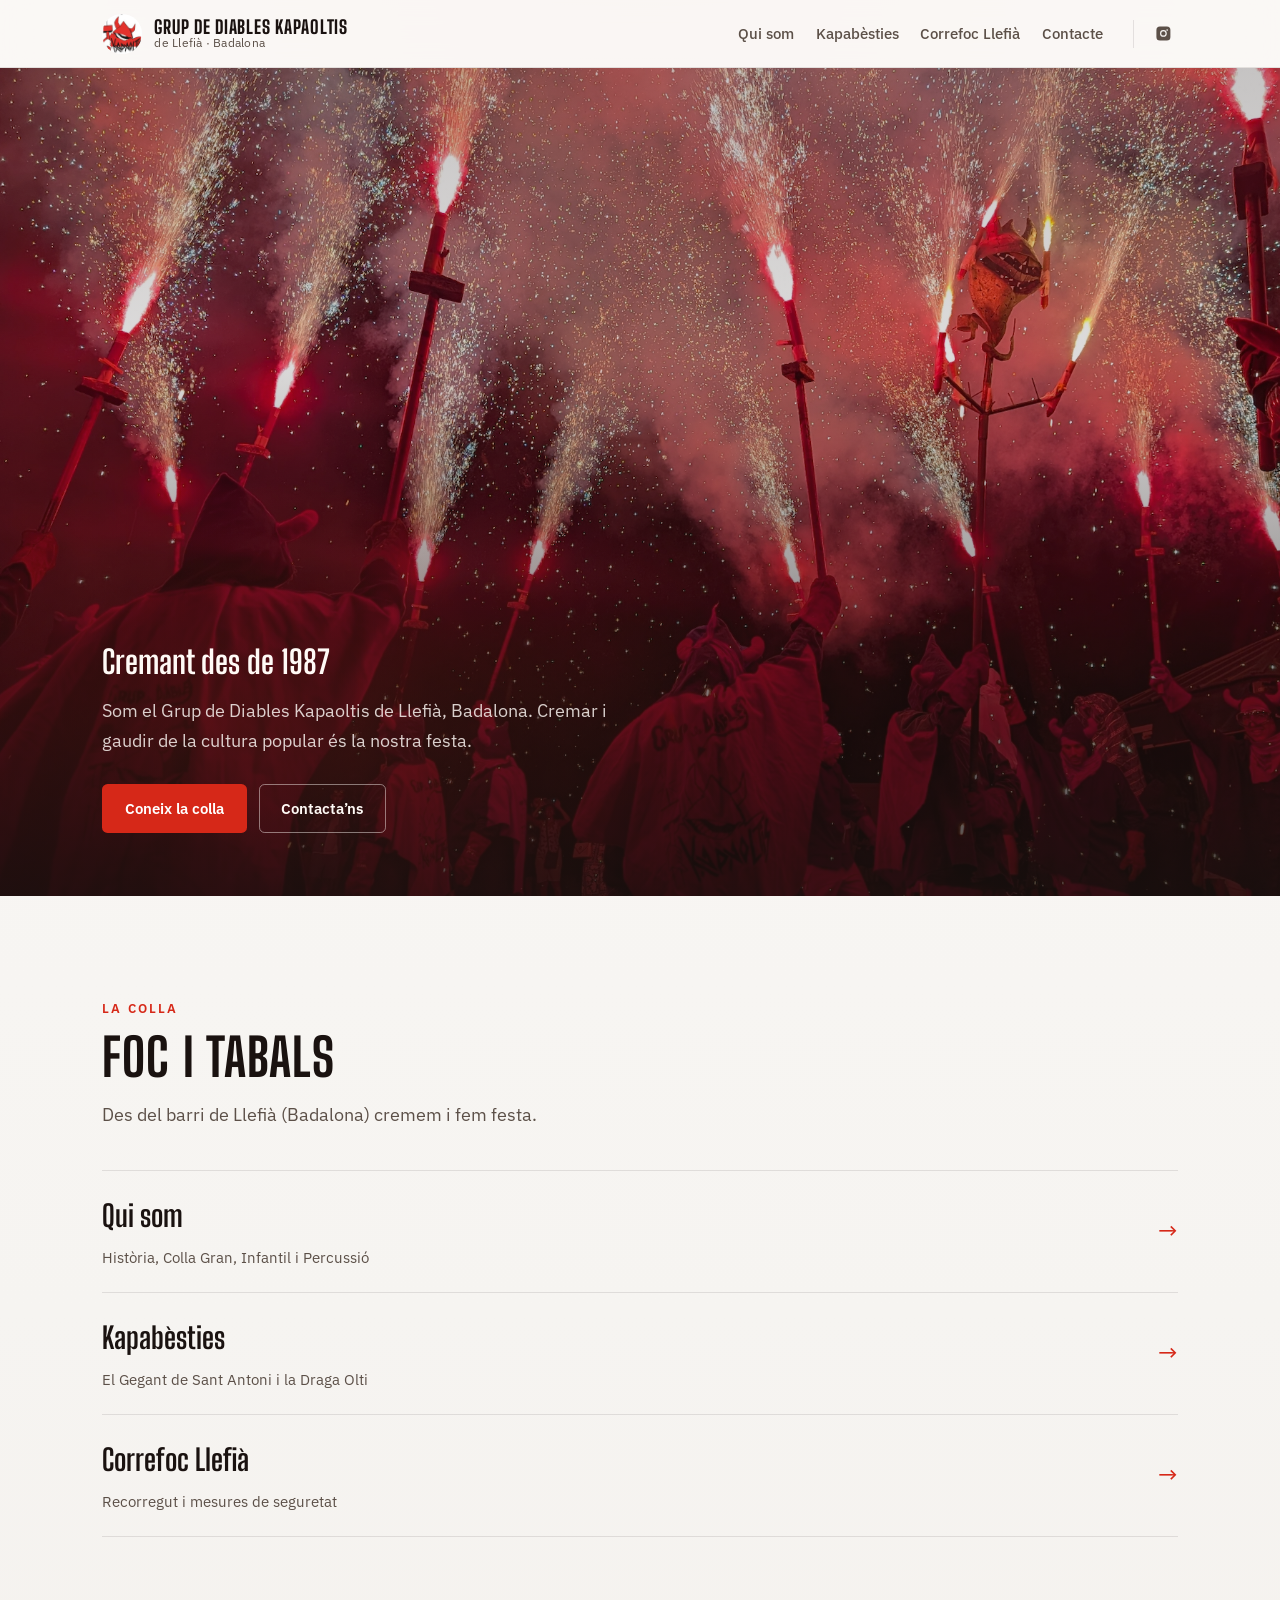
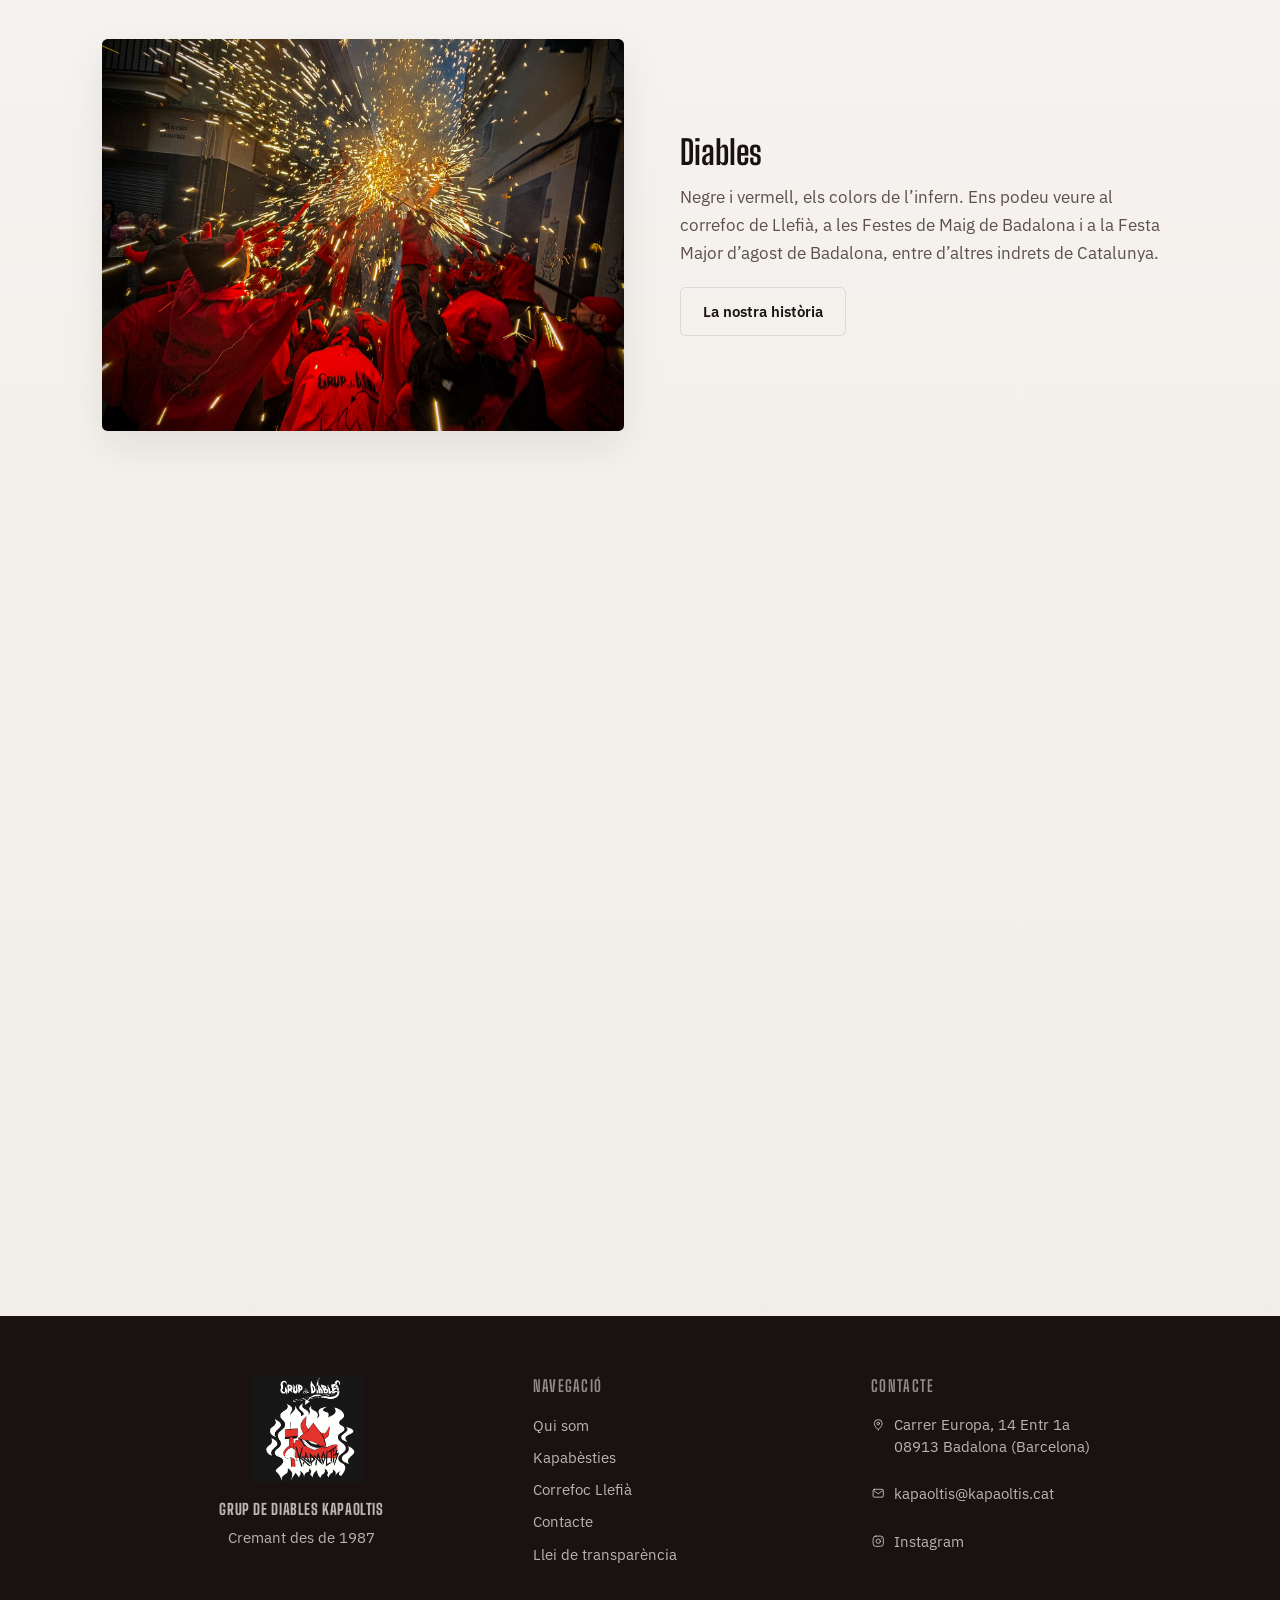
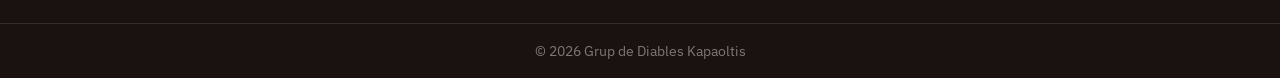
<file: index.html>
<!DOCTYPE html>
<html lang="ca">
<head>
  <meta charset="utf-8">
  <meta name="viewport" content="width=device-width, initial-scale=1">
  <title>Grup de Diables Kapaoltis</title>
  <meta name="description" content="Grup de Diables Kapaoltis de Llefià (Badalona). Entitat de cultura popular dedicada als correfocs, la percussió, la colla infantil i les kapabèsties des de 1987.">
  <meta name="keywords" content="Kapaoltis, diables, correfoc, Llefià, Badalona, cultura popular, percussió">
  <link rel="canonical" href="https://kapaoltis.cat/">
  <meta property="og:type" content="website">
  <meta property="og:locale" content="ca_ES">
  <meta property="og:site_name" content="Diables Kapaoltis">
  <meta property="og:title" content="Grup de Diables Kapaoltis">
  <meta property="og:description" content="Entitat de cultura popular de Llefià (Badalona): correfocs, percussió, colla infantil i kapabèsties des de 1987.">
  <meta property="og:url" content="https://kapaoltis.cat/">
  <meta property="og:image" content="https://kapaoltis.cat/assets/img/correfocLlefia-1.jpeg">
  <script type="application/ld+json">
  {
    "@context": "https://schema.org",
    "@type": ["CulturalOrganization", "NGO"],
    "name": "Grup de Diables Kapaoltis",
    "alternateName": ["Diables Kapaoltis", "Kapaoltis"],
    "legalName": "Grup de Diables Kapaoltis",
    "description": "Entitat sense ànim de lucre de cultura popular catalana del barri de Llefià (Badalona). Grup de diables dedicat als correfocs, la percussió, la colla infantil i les kapabèsties des de 1987.",
    "url": "https://kapaoltis.cat/",
    "email": "kapaoltis@kapaoltis.cat",
    "foundingDate": "1987",
    "address": {
      "@type": "PostalAddress",
      "streetAddress": "Carrer Europa, 14 Entr 1a",
      "addressLocality": "Badalona",
      "postalCode": "08913",
      "addressRegion": "Barcelona",
      "addressCountry": "ES"
    },
    "areaServed": {
      "@type": "Place",
      "name": "Llefià, Badalona"
    },
    "sameAs": [
      "https://www.instagram.com/kapaoltis/"
    ],
    "logo": "https://kapaoltis.cat/assets/img/cropped-Logo-1-180x180.jpg",
    "image": "https://kapaoltis.cat/assets/img/correfocLlefia-1.jpeg"
  }
  </script>
  <link rel="icon" href="assets/img/cropped-Logo-1-32x32.jpg" sizes="32x32">
  <link rel="apple-touch-icon" href="assets/img/cropped-Logo-1-180x180.jpg">
  <link rel="preconnect" href="https://fonts.googleapis.com">
  <link rel="preconnect" href="https://fonts.gstatic.com" crossorigin>
  <link href="https://fonts.googleapis.com/css2?family=Big+Shoulders+Display:wght@600;700;800&family=IBM+Plex+Sans:wght@400;500;600;700&display=swap" rel="stylesheet">
  <link rel="stylesheet" href="assets/css/styles.css?v=61">
</head>
<body>
  <a class="skip-link" href="#contingut">Vés al contingut</a>

  <header class="site-header">
    <div class="site-header__inner">
      <a class="brand" href="index.html" aria-current="page" aria-label="Grup de Diables Kapaoltis">
        <img class="brand__mark" src="assets/img/cropped-Logo-1-180x180.jpg" width="40" height="40" alt="">
        <span class="brand__text">
          <span class="brand__name">Grup de Diables Kapaoltis</span>
          <span class="brand__tag">de Llefià · Badalona</span>
        </span>
      </a>
      <button class="nav-toggle" type="button" aria-expanded="false" aria-controls="menu-principal" aria-label="Obrir menú">
        <span></span><span></span><span></span>
      </button>
      <nav class="site-nav" id="menu-principal" aria-label="Principal">
        <a href="qui-som.html">Qui som</a>
        <a href="kapabesties.html">Kapabèsties</a>
        <a href="correfoc-llefia.html">Correfoc Llefià</a>
        <a href="contacte.html">Contacte</a>
        <div class="site-nav__social">
          <a href="https://www.instagram.com/kapaoltis/" target="_blank" rel="noopener noreferrer" aria-label="Instagram">
            <svg viewBox="0 0 24 24" aria-hidden="true"><path d="M7 2h10a5 5 0 0 1 5 5v10a5 5 0 0 1-5 5H7a5 5 0 0 1-5-5V7a5 5 0 0 1 5-5zm5 5.2A4.8 4.8 0 1 0 16.8 12 4.8 4.8 0 0 0 12 7.2zm0 7.9A3.1 3.1 0 1 1 15.1 12 3.1 3.1 0 0 1 12 15.1zm5.35-8.95a1.15 1.15 0 1 0 1.15 1.15 1.15 1.15 0 0 0-1.15-1.15z"/></svg>
          </a>
        </div>
      </nav>
    </div>
  </header>

  <main id="contingut">
    <section class="hero" aria-label="Portada">
      <div class="hero__media">
        <img src="assets/img/inicikapaoltis.png" alt="Correfoc dels Kapaoltis al barri de Llefià" width="1600" height="900">
      </div>
      <div class="hero__shade" aria-hidden="true"></div>
      <div class="hero__content">
        <!-- <p class="hero__brand">Grup de Diables Kapaoltis</p> -->
        <h1 class="hero__title">Cremant des de 1987</h1>
        <p class="hero__text">Som el Grup de Diables Kapaoltis de Llefià, Badalona. Cremar i gaudir de la cultura popular és la nostra festa.</p>
        <div class="btn-row">
          <a class="btn btn--primary" href="qui-som.html">Coneix la colla</a>
          <a class="btn btn--ghost" href="contacte.html">Contacta’ns</a>
        </div>
      </div>
    </section>

    <section class="section">
      <div class="wrap reveal">
        <p class="section__eyebrow">La colla</p>
        <h2 class="section__title">Foc i tabals</h2>
        <p class="section__lead">Des del barri de Llefià (Badalona) cremem i fem festa.</p>
        <div class="pathway" style="margin-top: 2.5rem;">
          <a href="qui-som.html">
            <span>
              <span class="pathway__label">Qui som</span>
              <span class="pathway__hint">Història, Colla Gran, Infantil i Percussió</span>
            </span>
            <span class="pathway__arrow" aria-hidden="true">→</span>
          </a>
          <a href="kapabesties.html">
            <span>
              <span class="pathway__label">Kapabèsties</span>
              <span class="pathway__hint">El Gegant de Sant Antoni i la Draga Olti</span>
            </span>
            <span class="pathway__arrow" aria-hidden="true">→</span>
          </a>
          <a href="correfoc-llefia.html">
            <span>
              <span class="pathway__label">Correfoc Llefià</span>
              <span class="pathway__hint">Recorregut i mesures de seguretat</span>
            </span>
            <span class="pathway__arrow" aria-hidden="true">→</span>
          </a>
        </div>
      </div>
    </section>

    <section class="section section--tight" style="padding-top: 0;">
      <div class="wrap">
        <article class="feature reveal">
          <div class="feature__media">
            <img src="assets/img/Colla.JPG" alt="Colla Gran dels Kapaoltis" width="900" height="675" loading="lazy">
          </div>
          <div class="feature__body">
            <h2>Diables</h2>
            <p>Negre i vermell, els colors de l’infern. Ens podeu veure al correfoc de Llefià, a les Festes de Maig de Badalona i a la Festa Major d’agost de Badalona, entre d’altres indrets de Catalunya.</p>
            <a class="btn btn--ghost" href="qui-som.html">La nostra història</a>
          </div>
        </article>

        <article class="feature feature--flip reveal" style="margin-top: clamp(2.5rem, 6vw, 4rem);">
          <div class="feature__media feature__media--wide">
            <img src="assets/img/kapabesties-hero.jpg" alt="La Draga Olti i el Gegant de Sant Antoni dels Kapaoltis" width="851" height="378" loading="lazy">
          </div>
          <div class="feature__body">
            <h2>La família de foc</h2>
            <p>El Gegant de Sant Antoni i la Draga Olti complementen i engrandeixen la colla.</p>
            <a class="btn btn--ghost" href="kapabesties.html">Descobreix les kapabèsties</a>
          </div>
        </article>
      </div>
    </section>

    <section class="section">
      <div class="wrap reveal">
        <div class="contact-panel" style="display: grid; gap: 1rem; align-items: center;">
          <div>
            <h2 class="section__title" style="margin-bottom: 0.5rem;">Vols contactar-nos o unir-te?</h2>
            <p class="section__lead">Escriu-nos per actuacions, tallers o per formar part de la colla.</p>
          </div>
          <div class="btn-row" style="margin-top: 0;">
            <a class="btn btn--primary" href="contacte.html">Anar a contacte</a>
            <a class="btn btn--ghost" href="mailto:kapaoltis@kapaoltis.cat">kapaoltis@kapaoltis.cat</a>
          </div>
        </div>
      </div>
    </section>
  </main>

  <footer class="site-footer">
    <div class="site-footer__inner">
      <div class="site-footer__brand-block">
        <img class="site-footer__logo" src="assets/img/logoNegre.jpg" width="112" height="112" alt="Grup de Diables Kapaoltis">
        <div>
          <p class="site-footer__brand">Grup de Diables Kapaoltis</p>
          <p class="site-footer__tagline">Cremant des de 1987</p>
        </div>
      </div>
      <div>
        <h2>Navegació</h2>
        <ul>
          <li><a href="qui-som.html">Qui som</a></li>
          <li><a href="kapabesties.html">Kapabèsties</a></li>
          <li><a href="correfoc-llefia.html">Correfoc Llefià</a></li>
          <li><a href="contacte.html">Contacte</a></li>
          <li><a href="llei-de-transparencia.html">Llei de transparència</a></li>
        </ul>
      </div>
      <div>
        <h2>Contacte</h2>
        <ul class="footer-contact">
          <li>
            <span class="footer-contact__icon" aria-hidden="true">
              <svg viewBox="0 0 24 24" fill="none" stroke="currentColor" stroke-width="1.6" stroke-linecap="round" stroke-linejoin="round"><path d="M12 21s6.5-4.8 6.5-10.2a6.5 6.5 0 1 0-13 0C5.5 16.2 12 21 12 21z"/><circle cx="12" cy="10.8" r="2.2"/></svg>
            </span>
            <span>Carrer Europa, 14 Entr 1a<br>08913 Badalona (Barcelona)</span>
          </li>
          <li>
            <span class="footer-contact__icon" aria-hidden="true">
              <svg viewBox="0 0 24 24" fill="none" stroke="currentColor" stroke-width="1.6" stroke-linecap="round" stroke-linejoin="round"><rect x="3.5" y="5.5" width="17" height="13" rx="2"/><path d="m5 8 7 5 7-5"/></svg>
            </span>
            <a href="mailto:kapaoltis@kapaoltis.cat">kapaoltis@kapaoltis.cat</a>
          </li>
          <li>
            <span class="footer-contact__icon" aria-hidden="true">
              <svg viewBox="0 0 24 24" fill="none" stroke="currentColor" stroke-width="1.6" stroke-linecap="round" stroke-linejoin="round"><rect x="3.5" y="3.5" width="17" height="17" rx="4.5"/><circle cx="12" cy="12" r="3.6"/><circle cx="17.2" cy="6.8" r="0.9" fill="currentColor" stroke="none"/></svg>
            </span>
            <a href="https://www.instagram.com/kapaoltis/" target="_blank" rel="noopener noreferrer">Instagram</a>
          </li>
        </ul>
      </div>
    </div>
    <div class="site-footer__copy">© 2026 Grup de Diables Kapaoltis</div>
  </footer>

  <script src="assets/js/main.js" defer></script>
</body>
</html>
</file>
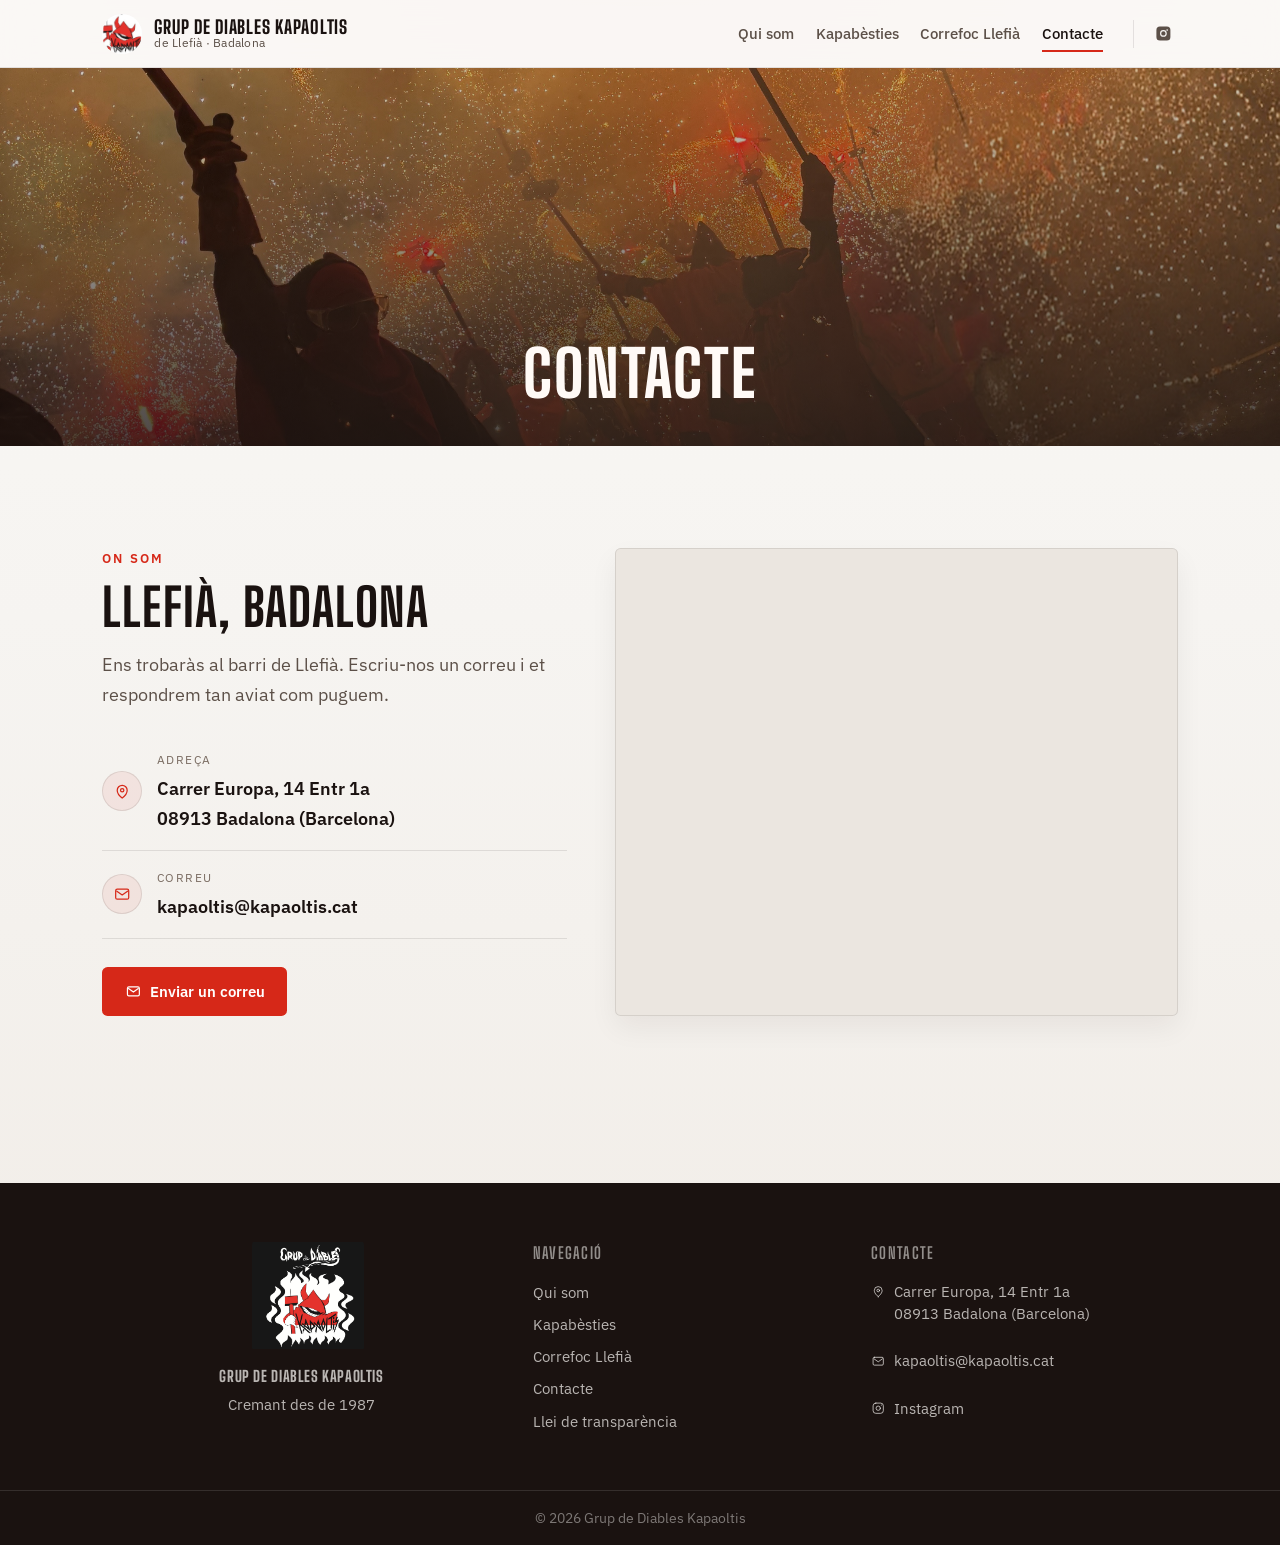
<file: contacte.html>
<!DOCTYPE html>
<html lang="ca">
<head>
  <meta charset="utf-8">
<meta name="viewport" content="width=device-width, initial-scale=1">
  <title>Contacte - Grup de Diables Kapaoltis</title>
  <meta name="description" content="Contacta amb el Grup de Diables Kapaoltis de Llefià: adreça i correu.">
  <link rel="icon" href="assets/img/cropped-Logo-1-32x32.jpg" sizes="32x32">
  <link rel="apple-touch-icon" href="assets/img/cropped-Logo-1-180x180.jpg">
  <link rel="preconnect" href="https://fonts.googleapis.com">
  <link rel="preconnect" href="https://fonts.gstatic.com" crossorigin>
  <link href="https://fonts.googleapis.com/css2?family=Big+Shoulders+Display:wght@600;700;800&family=IBM+Plex+Sans:wght@400;500;600;700&display=swap" rel="stylesheet">
  <link rel="stylesheet" href="assets/css/styles.css?v=61">
</head>
<body>
  <a class="skip-link" href="#contingut">Vés al contingut</a>

  <header class="site-header">
    <div class="site-header__inner">
      <a class="brand" href="index.html" aria-label="Grup de Diables Kapaoltis">
        <img class="brand__mark" src="assets/img/cropped-Logo-1-180x180.jpg" width="40" height="40" alt="">
        <span class="brand__text">
          <span class="brand__name">Grup de Diables Kapaoltis</span>
          <span class="brand__tag">de Llefià · Badalona</span>
        </span>
      </a>
      <button class="nav-toggle" type="button" aria-expanded="false" aria-controls="menu-principal" aria-label="Obrir menú">
        <span></span><span></span><span></span>
									</button>
      <nav class="site-nav" id="menu-principal" aria-label="Principal">
        <a href="qui-som.html">Qui som</a>
        <a href="kapabesties.html">Kapabèsties</a>
        <a href="correfoc-llefia.html">Correfoc Llefià</a>
        <a href="contacte.html" aria-current="page">Contacte</a>
        <div class="site-nav__social">
          <a href="https://www.instagram.com/kapaoltis/" target="_blank" rel="noopener noreferrer" aria-label="Instagram">
            <svg viewBox="0 0 24 24" aria-hidden="true"><path d="M7 2h10a5 5 0 0 1 5 5v10a5 5 0 0 1-5 5H7a5 5 0 0 1-5-5V7a5 5 0 0 1 5-5zm5 5.2A4.8 4.8 0 1 0 16.8 12 4.8 4.8 0 0 0 12 7.2zm0 7.9A3.1 3.1 0 1 1 15.1 12 3.1 3.1 0 0 1 12 15.1zm5.35-8.95a1.15 1.15 0 1 0 1.15 1.15 1.15 1.15 0 0 0-1.15-1.15z"/></svg>
          </a>
			</div>
      </nav>
					</div>
  </header>

  <main id="contingut">
    <header class="page-hero">
      <div class="page-hero__media">
        <img src="assets/img/Contacte.jpg" alt="Activitat dels Kapaoltis" width="1600" height="900">
									</div>
      <div class="page-hero__shade" aria-hidden="true"></div>
      <div class="page-hero__content">
        <h1>Contacte</h1>
											</div>
    </header>

    <section class="section">
      <div class="wrap contact-grid">
        <div class="reveal">
          <p class="section__eyebrow">On som</p>
          <h2 class="section__title">Llefià, Badalona</h2>
          <p class="section__lead">Ens trobaràs al barri de Llefià. Escriu-nos un correu i et respondrem tan aviat com puguem.</p>
          <ul class="contact-list">
            <li>
              <span class="contact-list__icon" aria-hidden="true">
                <svg viewBox="0 0 24 24" fill="none" stroke="currentColor" stroke-width="1.6" stroke-linecap="round" stroke-linejoin="round"><path d="M12 21s6.5-4.8 6.5-10.2a6.5 6.5 0 1 0-13 0C5.5 16.2 12 21 12 21z"/><circle cx="12" cy="10.8" r="2.2"/></svg>
              </span>
              <div>
                <span class="contact-list__label">Adreça</span>
                <a href="https://maps.google.com/?q=Carrer+Europa+14,+08913+Badalona" target="_blank" rel="noopener noreferrer">Carrer Europa, 14 Entr 1a<br>08913 Badalona (Barcelona)</a>
						</div>
            </li>
            <li>
              <span class="contact-list__icon" aria-hidden="true">
                <svg viewBox="0 0 24 24" fill="none" stroke="currentColor" stroke-width="1.6" stroke-linecap="round" stroke-linejoin="round"><rect x="3.5" y="5.5" width="17" height="13" rx="2"/><path d="m5 8 7 5 7-5"/></svg>
              </span>
              <div>
                <span class="contact-list__label">Correu</span>
                <a href="mailto:kapaoltis@kapaoltis.cat">kapaoltis@kapaoltis.cat</a>
	</div>
            </li>
</ul>
          <div class="btn-row">
            <a class="btn btn--primary" href="mailto:kapaoltis@kapaoltis.cat">
              <svg class="btn__icon" viewBox="0 0 24 24" fill="none" stroke="currentColor" stroke-width="1.7" stroke-linecap="round" stroke-linejoin="round" aria-hidden="true"><rect x="3.5" y="5.5" width="17" height="13" rx="2"/><path d="m5 8 7 5 7-5"/></svg>
              Enviar un correu
            </a>
			</div>
</div>

        <div class="contact-map reveal">
          <iframe
            title="Mapa de Google: Carrer Europa 14, Badalona"
            src="https://maps.google.com/maps?q=Carrer%20Europa%2014%2C%2008913%20Badalona&amp;z=16&amp;hl=ca&amp;output=embed"
            loading="lazy"
            referrerpolicy="no-referrer-when-downgrade"
            allowfullscreen
          ></iframe>
</div>
</div>
    </section>
  </main>

  <footer class="site-footer">
    <div class="site-footer__inner">
      <div class="site-footer__brand-block">
        <img class="site-footer__logo" src="assets/img/logoNegre.jpg" width="112" height="112" alt="Grup de Diables Kapaoltis">
        <div>
          <p class="site-footer__brand">Grup de Diables Kapaoltis</p>
          <p class="site-footer__tagline">Cremant des de 1987</p>
						</div>
										</div>
      <div>
        <h2>Navegació</h2>
        <ul>
          <li><a href="qui-som.html">Qui som</a></li>
          <li><a href="kapabesties.html">Kapabèsties</a></li>
          <li><a href="correfoc-llefia.html">Correfoc Llefià</a></li>
          <li><a href="contacte.html">Contacte</a></li>
          <li><a href="llei-de-transparencia.html">Llei de transparència</a></li>
        </ul>
			</div>
      <div>
        <h2>Contacte</h2>
        <ul class="footer-contact">
          <li>
            <span class="footer-contact__icon" aria-hidden="true">
              <svg viewBox="0 0 24 24" fill="none" stroke="currentColor" stroke-width="1.6" stroke-linecap="round" stroke-linejoin="round"><path d="M12 21s6.5-4.8 6.5-10.2a6.5 6.5 0 1 0-13 0C5.5 16.2 12 21 12 21z"/><circle cx="12" cy="10.8" r="2.2"/></svg>
            </span>
            <span>Carrer Europa, 14 Entr 1a<br>08913 Badalona (Barcelona)</span>
          </li>
          <li>
            <span class="footer-contact__icon" aria-hidden="true">
              <svg viewBox="0 0 24 24" fill="none" stroke="currentColor" stroke-width="1.6" stroke-linecap="round" stroke-linejoin="round"><rect x="3.5" y="5.5" width="17" height="13" rx="2"/><path d="m5 8 7 5 7-5"/></svg>
            </span>
            <a href="mailto:kapaoltis@kapaoltis.cat">kapaoltis@kapaoltis.cat</a>
          </li>
          <li>
            <span class="footer-contact__icon" aria-hidden="true">
              <svg viewBox="0 0 24 24" fill="none" stroke="currentColor" stroke-width="1.6" stroke-linecap="round" stroke-linejoin="round"><rect x="3.5" y="3.5" width="17" height="17" rx="4.5"/><circle cx="12" cy="12" r="3.6"/><circle cx="17.2" cy="6.8" r="0.9" fill="currentColor" stroke="none"/></svg>
            </span>
            <a href="https://www.instagram.com/kapaoltis/" target="_blank" rel="noopener noreferrer">Instagram</a>
          </li>
        </ul>
						</div>
										</div>
    <div class="site-footer__copy">© 2026 Grup de Diables Kapaoltis</div>
  </footer>

  <script src="assets/js/main.js" defer></script>
	</body>
</html>
</file>
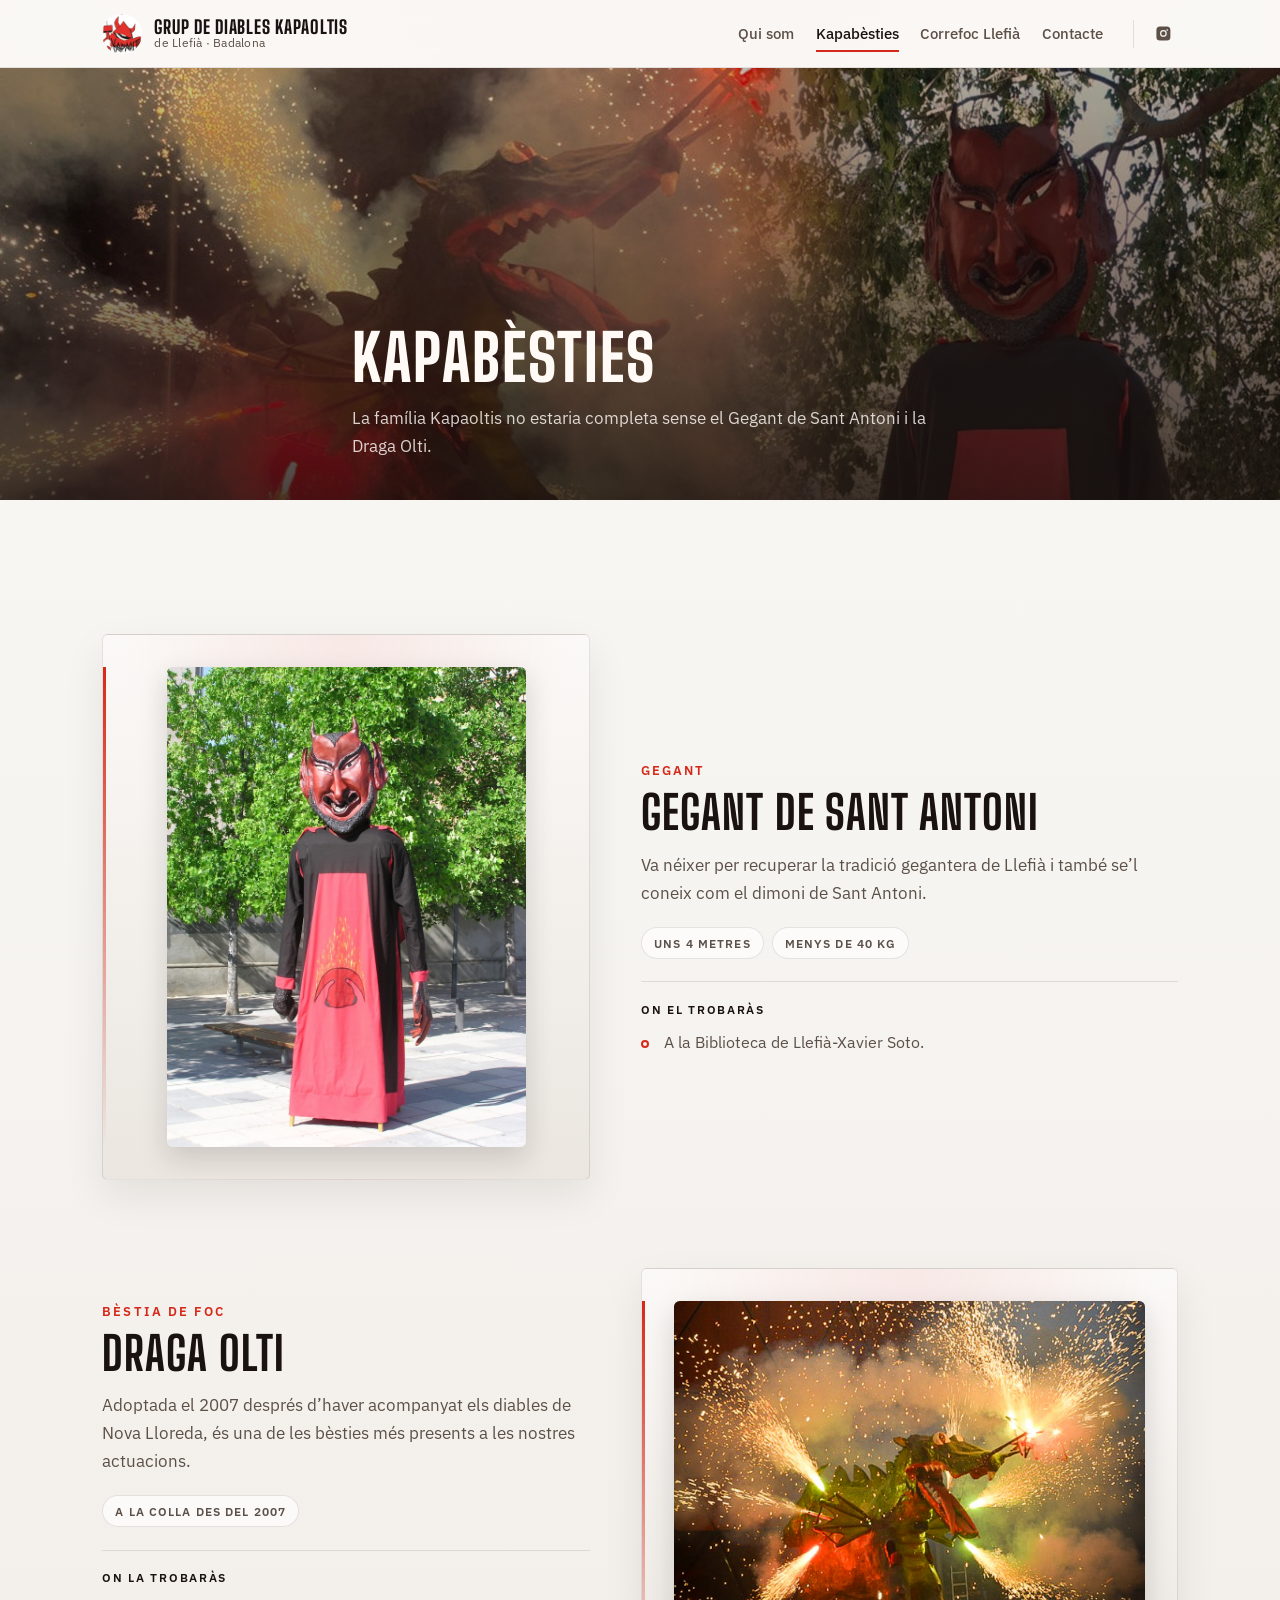
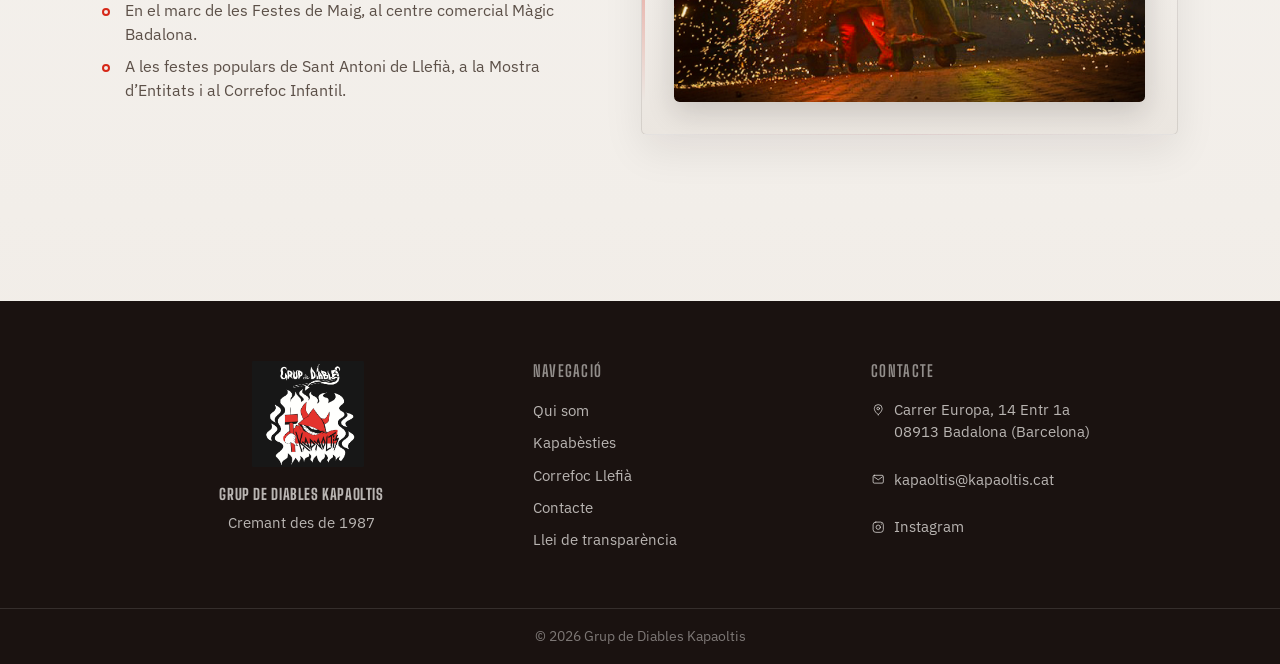
<file: kapabesties.html>
<!DOCTYPE html>
<html lang="ca">
<head>
  <meta charset="utf-8">
<meta name="viewport" content="width=device-width, initial-scale=1">
  <title>Kapabèsties - Grup de Diables Kapaoltis</title>
  <meta name="description" content="Les Kapabèsties del Grup de Diables Kapaoltis: el Gegant de Sant Antoni i la Draga Olti, les bèsties de Llefià (Badalona).">
  <link rel="icon" href="assets/img/cropped-Logo-1-32x32.jpg" sizes="32x32">
  <link rel="apple-touch-icon" href="assets/img/cropped-Logo-1-180x180.jpg">
  <link rel="preconnect" href="https://fonts.googleapis.com">
  <link rel="preconnect" href="https://fonts.gstatic.com" crossorigin>
  <link href="https://fonts.googleapis.com/css2?family=Big+Shoulders+Display:wght@600;700;800&family=IBM+Plex+Sans:wght@400;500;600;700&display=swap" rel="stylesheet">
  <link rel="stylesheet" href="assets/css/styles.css?v=61">
</head>
<body>
  <a class="skip-link" href="#contingut">Vés al contingut</a>

  <header class="site-header">
    <div class="site-header__inner">
      <a class="brand" href="index.html" aria-label="Grup de Diables Kapaoltis">
        <img class="brand__mark" src="assets/img/cropped-Logo-1-180x180.jpg" width="40" height="40" alt="">
        <span class="brand__text">
          <span class="brand__name">Grup de Diables Kapaoltis</span>
          <span class="brand__tag">de Llefià · Badalona</span>
        </span>
      </a>
      <button class="nav-toggle" type="button" aria-expanded="false" aria-controls="menu-principal" aria-label="Obrir menú">
        <span></span><span></span><span></span>
      </button>
      <nav class="site-nav" id="menu-principal" aria-label="Principal">
        <a href="qui-som.html">Qui som</a>
        <a href="kapabesties.html" aria-current="page">Kapabèsties</a>
        <a href="correfoc-llefia.html">Correfoc Llefià</a>
        <a href="contacte.html">Contacte</a>
        <div class="site-nav__social">
          <a href="https://www.instagram.com/kapaoltis/" target="_blank" rel="noopener noreferrer" aria-label="Instagram">
            <svg viewBox="0 0 24 24" aria-hidden="true"><path d="M7 2h10a5 5 0 0 1 5 5v10a5 5 0 0 1-5 5H7a5 5 0 0 1-5-5V7a5 5 0 0 1 5-5zm5 5.2A4.8 4.8 0 1 0 16.8 12 4.8 4.8 0 0 0 12 7.2zm0 7.9A3.1 3.1 0 1 1 15.1 12 3.1 3.1 0 0 1 12 15.1zm5.35-8.95a1.15 1.15 0 1 0 1.15 1.15 1.15 1.15 0 0 0-1.15-1.15z"/></svg>
          </a>
					</div>
      </nav>
								</div>
  </header>

  <main id="contingut">
    <header class="page-hero page-hero--besties">
      <div class="page-hero__media">
        <img src="assets/img/kapabesties-cabecera.jpg" alt="La Draga Olti escopint foc i el Gegant de Sant Antoni" width="1600" height="720">
									</div>
      <div class="page-hero__shade" aria-hidden="true"></div>
      <div class="page-hero__content">
        <h1>Kapabèsties</h1>
        <p>La família Kapaoltis no estaria completa sense el Gegant de Sant Antoni i la Draga Olti.</p>
												</div>
    </header>

    <section class="section">
      <div class="wrap">
        <div class="beast-list">
          <article class="beast reveal">
            <figure class="beast__media">
              <img src="assets/img/GegantStAntonikapabesties.jpg" alt="El Gegant de Sant Antoni, amb túnica negra i vermella" width="532" height="982" loading="lazy">
            </figure>
            <div class="beast__body">
              <p class="beast__eyebrow">Gegant</p>
              <h2>Gegant de Sant Antoni</h2>
              <p>Va néixer per recuperar la tradició gegantera de Llefià i també se’l coneix com el dimoni de Sant Antoni.</p>
              <ul class="beast__facts">
                <li>Uns 4 metres</li>
                <li>Menys de 40 kg</li>
              </ul>
              <div class="beast__where">
                <span class="beast__where-label">On el trobaràs</span>
                <ul>
                  <li>A la Biblioteca de Llefià-Xavier Soto.</li>
                </ul>
					</div>
								</div>
          </article>

          <article class="beast beast--flip reveal">
            <figure class="beast__media">
              <img src="assets/img/dragaOlti.png" alt="La Draga Olti, bèstia de foc dels Kapaoltis" width="666" height="654" loading="lazy">
            </figure>
            <div class="beast__body">
              <p class="beast__eyebrow">Bèstia de foc</p>
              <h2>Draga Olti</h2>
              <p>Adoptada el 2007 després d’haver acompanyat els diables de Nova Lloreda, és una de les bèsties més presents a les nostres actuacions.</p>
              <ul class="beast__facts">
                <li>A la colla des del 2007</li>
              </ul>
              <div class="beast__where">
                <span class="beast__where-label">On la trobaràs</span>
                <ul>
                  <li>En el marc de les Festes de Maig, al centre comercial Màgic Badalona.</li>
                  <li>A les festes populars de Sant Antoni de Llefià, a la Mostra d’Entitats i al Correfoc Infantil.</li>
                </ul>
					</div>
									</div>
          </article>
			</div>
					</div>
    </section>
  </main>

  <footer class="site-footer">
    <div class="site-footer__inner">
      <div class="site-footer__brand-block">
        <img class="site-footer__logo" src="assets/img/logoNegre.jpg" width="112" height="112" alt="Grup de Diables Kapaoltis">
        <div>
          <p class="site-footer__brand">Grup de Diables Kapaoltis</p>
          <p class="site-footer__tagline">Cremant des de 1987</p>
									</div>
											</div>
      <div>
        <h2>Navegació</h2>
        <ul>
          <li><a href="qui-som.html">Qui som</a></li>
          <li><a href="kapabesties.html">Kapabèsties</a></li>
          <li><a href="correfoc-llefia.html">Correfoc Llefià</a></li>
          <li><a href="contacte.html">Contacte</a></li>
          <li><a href="llei-de-transparencia.html">Llei de transparència</a></li>
        </ul>
						</div>
      <div>
        <h2>Contacte</h2>
        <ul class="footer-contact">
          <li>
            <span class="footer-contact__icon" aria-hidden="true">
              <svg viewBox="0 0 24 24" fill="none" stroke="currentColor" stroke-width="1.6" stroke-linecap="round" stroke-linejoin="round"><path d="M12 21s6.5-4.8 6.5-10.2a6.5 6.5 0 1 0-13 0C5.5 16.2 12 21 12 21z"/><circle cx="12" cy="10.8" r="2.2"/></svg>
            </span>
            <span>Carrer Europa, 14 Entr 1a<br>08913 Badalona (Barcelona)</span>
          </li>
          <li>
            <span class="footer-contact__icon" aria-hidden="true">
              <svg viewBox="0 0 24 24" fill="none" stroke="currentColor" stroke-width="1.6" stroke-linecap="round" stroke-linejoin="round"><rect x="3.5" y="5.5" width="17" height="13" rx="2"/><path d="m5 8 7 5 7-5"/></svg>
            </span>
            <a href="mailto:kapaoltis@kapaoltis.cat">kapaoltis@kapaoltis.cat</a>
          </li>
          <li>
            <span class="footer-contact__icon" aria-hidden="true">
              <svg viewBox="0 0 24 24" fill="none" stroke="currentColor" stroke-width="1.6" stroke-linecap="round" stroke-linejoin="round"><rect x="3.5" y="3.5" width="17" height="17" rx="4.5"/><circle cx="12" cy="12" r="3.6"/><circle cx="17.2" cy="6.8" r="0.9" fill="currentColor" stroke="none"/></svg>
            </span>
            <a href="https://www.instagram.com/kapaoltis/" target="_blank" rel="noopener noreferrer">Instagram</a>
          </li>
</ul>
			</div>
</div>
    <div class="site-footer__copy">© 2026 Grup de Diables Kapaoltis</div>
  </footer>

  <script src="assets/js/main.js" defer></script>
	</body>
</html>
</file>
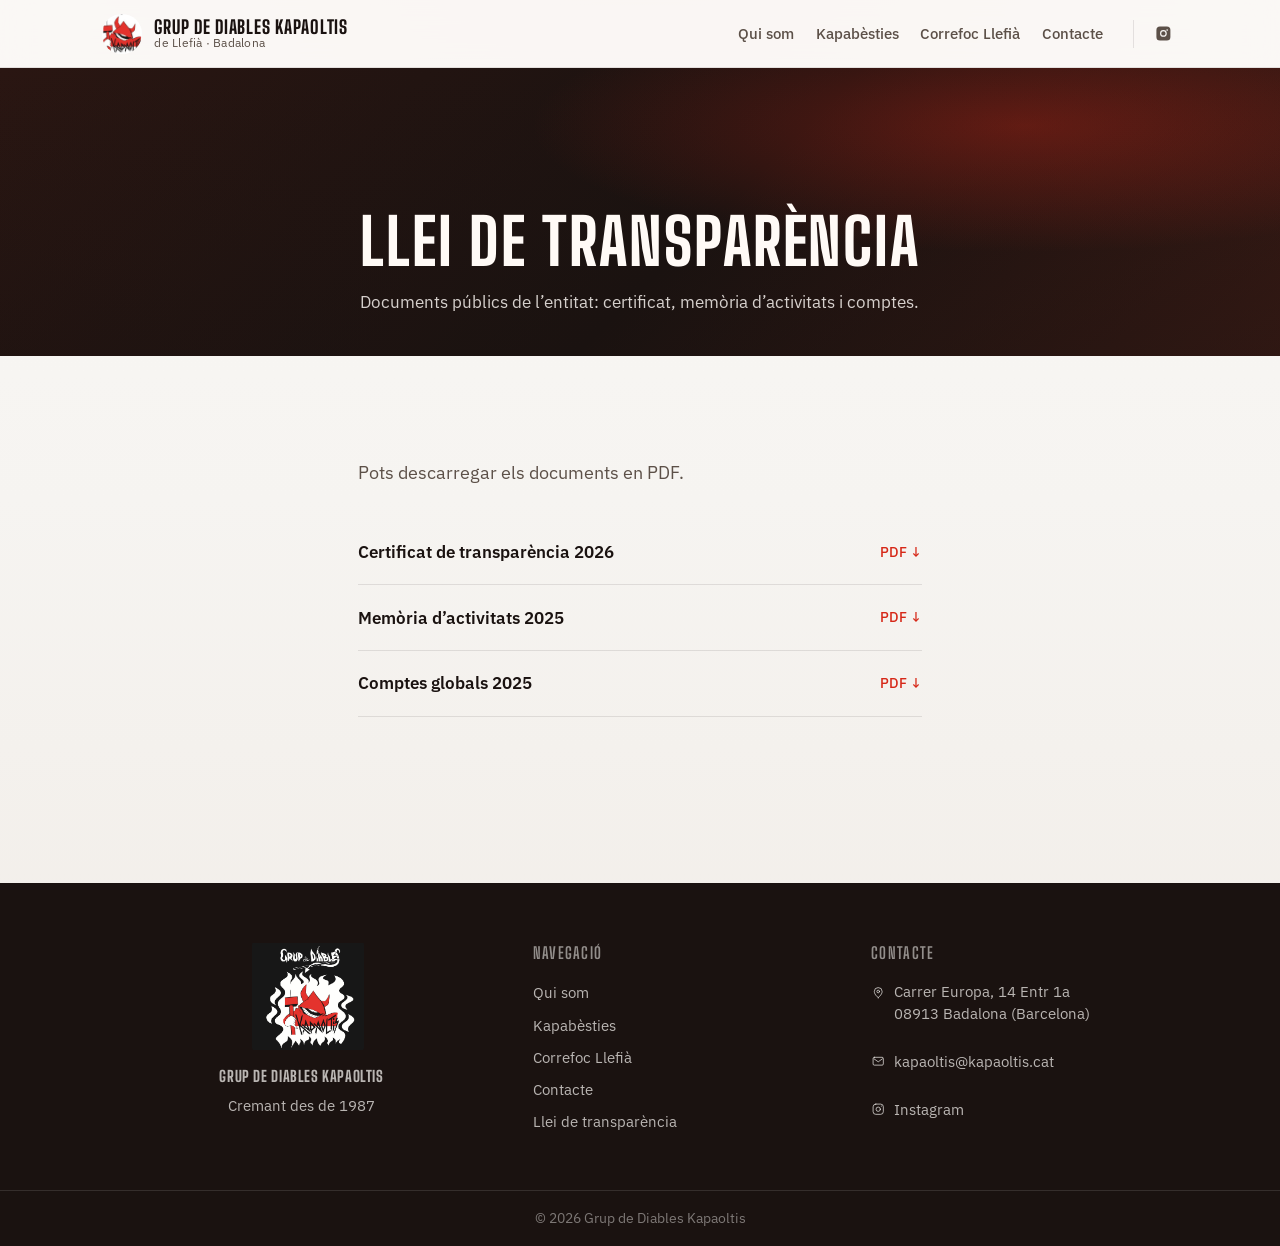
<file: llei-de-transparencia.html>
<!DOCTYPE html>
<html lang="ca">
<head>
  <meta charset="utf-8">
<meta name="viewport" content="width=device-width, initial-scale=1">
  <title>Llei de transparència - Grup de Diables Kapaoltis</title>
  <meta name="description" content="Documents de transparència del Grup de Diables Kapaoltis: certificat, memòria d’activitats i comptes.">
  <link rel="icon" href="assets/img/cropped-Logo-1-32x32.jpg" sizes="32x32">
  <link rel="apple-touch-icon" href="assets/img/cropped-Logo-1-180x180.jpg">
  <link rel="preconnect" href="https://fonts.googleapis.com">
  <link rel="preconnect" href="https://fonts.gstatic.com" crossorigin>
  <link href="https://fonts.googleapis.com/css2?family=Big+Shoulders+Display:wght@600;700;800&family=IBM+Plex+Sans:wght@400;500;600;700&display=swap" rel="stylesheet">
  <link rel="stylesheet" href="assets/css/styles.css?v=61">
</head>
<body>
  <a class="skip-link" href="#contingut">Vés al contingut</a>

  <header class="site-header">
    <div class="site-header__inner">
      <a class="brand" href="index.html" aria-label="Grup de Diables Kapaoltis">
        <img class="brand__mark" src="assets/img/cropped-Logo-1-180x180.jpg" width="40" height="40" alt="">
        <span class="brand__text">
          <span class="brand__name">Grup de Diables Kapaoltis</span>
          <span class="brand__tag">de Llefià · Badalona</span>
        </span>
      </a>
      <button class="nav-toggle" type="button" aria-expanded="false" aria-controls="menu-principal" aria-label="Obrir menú">
        <span></span><span></span><span></span>
									</button>
      <nav class="site-nav" id="menu-principal" aria-label="Principal">
        <a href="qui-som.html">Qui som</a>
        <a href="kapabesties.html">Kapabèsties</a>
        <a href="correfoc-llefia.html">Correfoc Llefià</a>
        <a href="contacte.html">Contacte</a>
        <div class="site-nav__social">
          <a href="https://www.instagram.com/kapaoltis/" target="_blank" rel="noopener noreferrer" aria-label="Instagram">
            <svg viewBox="0 0 24 24" aria-hidden="true"><path d="M7 2h10a5 5 0 0 1 5 5v10a5 5 0 0 1-5 5H7a5 5 0 0 1-5-5V7a5 5 0 0 1 5-5zm5 5.2A4.8 4.8 0 1 0 16.8 12 4.8 4.8 0 0 0 12 7.2zm0 7.9A3.1 3.1 0 1 1 15.1 12 3.1 3.1 0 0 1 12 15.1zm5.35-8.95a1.15 1.15 0 1 0 1.15 1.15 1.15 1.15 0 0 0-1.15-1.15z"/></svg>
          </a>
			</div>
      </nav>
					</div>
  </header>

  <main id="contingut">
    <header class="page-hero page-hero--plain">
      <div class="page-hero__shade" aria-hidden="true"></div>
      <div class="page-hero__content">
        <h1>Llei de transparència</h1>
        <p>Documents públics de l’entitat: certificat, memòria d’activitats i comptes.</p>
									</div>
    </header>

    <section class="section">
      <div class="wrap reveal" style="max-width: 40rem;">
        <p class="section__lead">Pots descarregar els documents en PDF.</p>
        <ul class="doc-list">
          <li>
            <a href="assets/docs/certificatTransparencia2026.pdf">
              Certificat de transparència 2026
              <span>PDF ↓</span>
            </a>
          </li>
          <li>
            <a href="assets/docs/memoria_activitats_2025.pdf">
              Memòria d’activitats 2025
              <span>PDF ↓</span>
            </a>
          </li>
          <li>
            <a href="assets/docs/comptes_globals_2025.pdf">
              Comptes globals 2025
              <span>PDF ↓</span>
            </a>
          </li>
</ul>
			</div>
    </section>
  </main>

  <footer class="site-footer">
    <div class="site-footer__inner">
      <div class="site-footer__brand-block">
        <img class="site-footer__logo" src="assets/img/logoNegre.jpg" width="112" height="112" alt="Grup de Diables Kapaoltis">
        <div>
          <p class="site-footer__brand">Grup de Diables Kapaoltis</p>
          <p class="site-footer__tagline">Cremant des de 1987</p>
						</div>
										</div>
      <div>
        <h2>Navegació</h2>
        <ul>
          <li><a href="qui-som.html">Qui som</a></li>
          <li><a href="kapabesties.html">Kapabèsties</a></li>
          <li><a href="correfoc-llefia.html">Correfoc Llefià</a></li>
          <li><a href="contacte.html">Contacte</a></li>
          <li><a href="llei-de-transparencia.html">Llei de transparència</a></li>
        </ul>
			</div>
      <div>
        <h2>Contacte</h2>
        <ul class="footer-contact">
          <li>
            <span class="footer-contact__icon" aria-hidden="true">
              <svg viewBox="0 0 24 24" fill="none" stroke="currentColor" stroke-width="1.6" stroke-linecap="round" stroke-linejoin="round"><path d="M12 21s6.5-4.8 6.5-10.2a6.5 6.5 0 1 0-13 0C5.5 16.2 12 21 12 21z"/><circle cx="12" cy="10.8" r="2.2"/></svg>
            </span>
            <span>Carrer Europa, 14 Entr 1a<br>08913 Badalona (Barcelona)</span>
          </li>
          <li>
            <span class="footer-contact__icon" aria-hidden="true">
              <svg viewBox="0 0 24 24" fill="none" stroke="currentColor" stroke-width="1.6" stroke-linecap="round" stroke-linejoin="round"><rect x="3.5" y="5.5" width="17" height="13" rx="2"/><path d="m5 8 7 5 7-5"/></svg>
            </span>
            <a href="mailto:kapaoltis@kapaoltis.cat">kapaoltis@kapaoltis.cat</a>
          </li>
          <li>
            <span class="footer-contact__icon" aria-hidden="true">
              <svg viewBox="0 0 24 24" fill="none" stroke="currentColor" stroke-width="1.6" stroke-linecap="round" stroke-linejoin="round"><rect x="3.5" y="3.5" width="17" height="17" rx="4.5"/><circle cx="12" cy="12" r="3.6"/><circle cx="17.2" cy="6.8" r="0.9" fill="currentColor" stroke="none"/></svg>
            </span>
            <a href="https://www.instagram.com/kapaoltis/" target="_blank" rel="noopener noreferrer">Instagram</a>
          </li>
        </ul>
						</div>
										</div>
    <div class="site-footer__copy">© 2026 Grup de Diables Kapaoltis</div>
  </footer>

  <script src="assets/js/main.js" defer></script>
	</body>
</html>
</file>
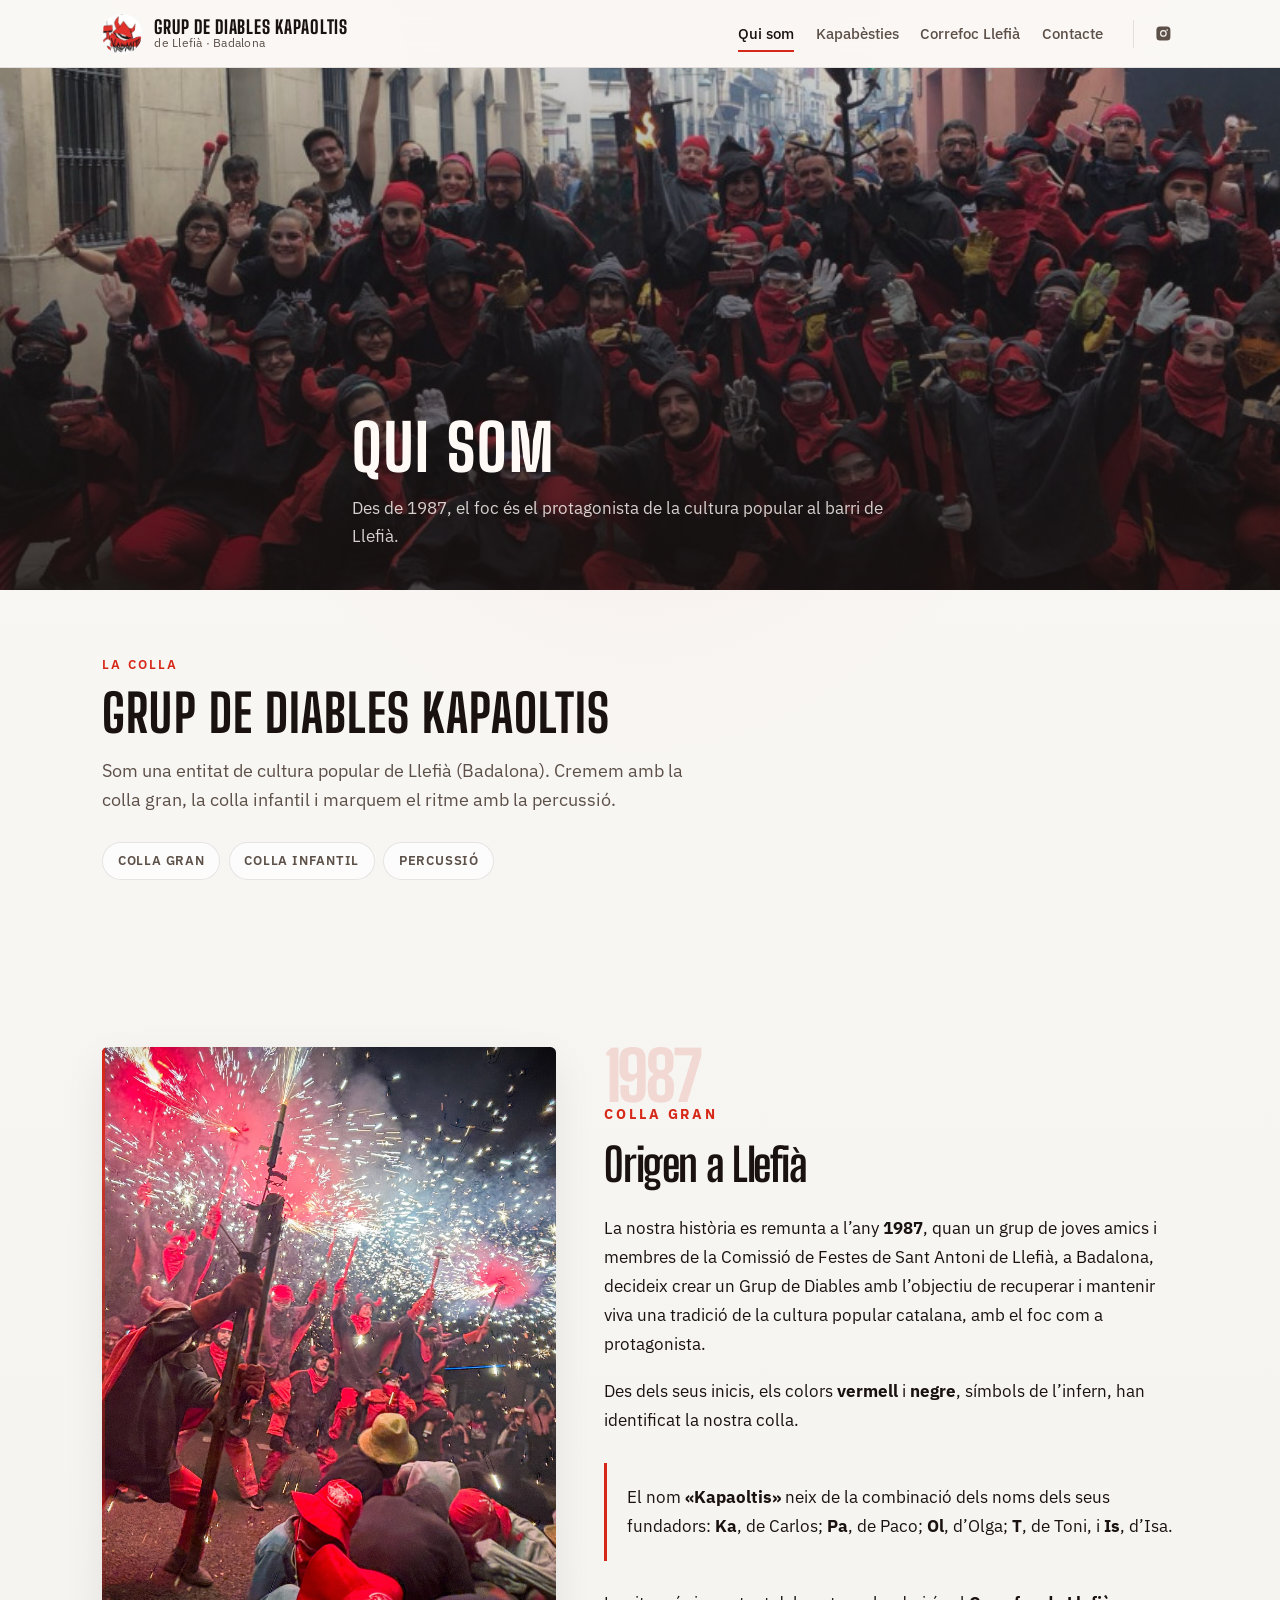
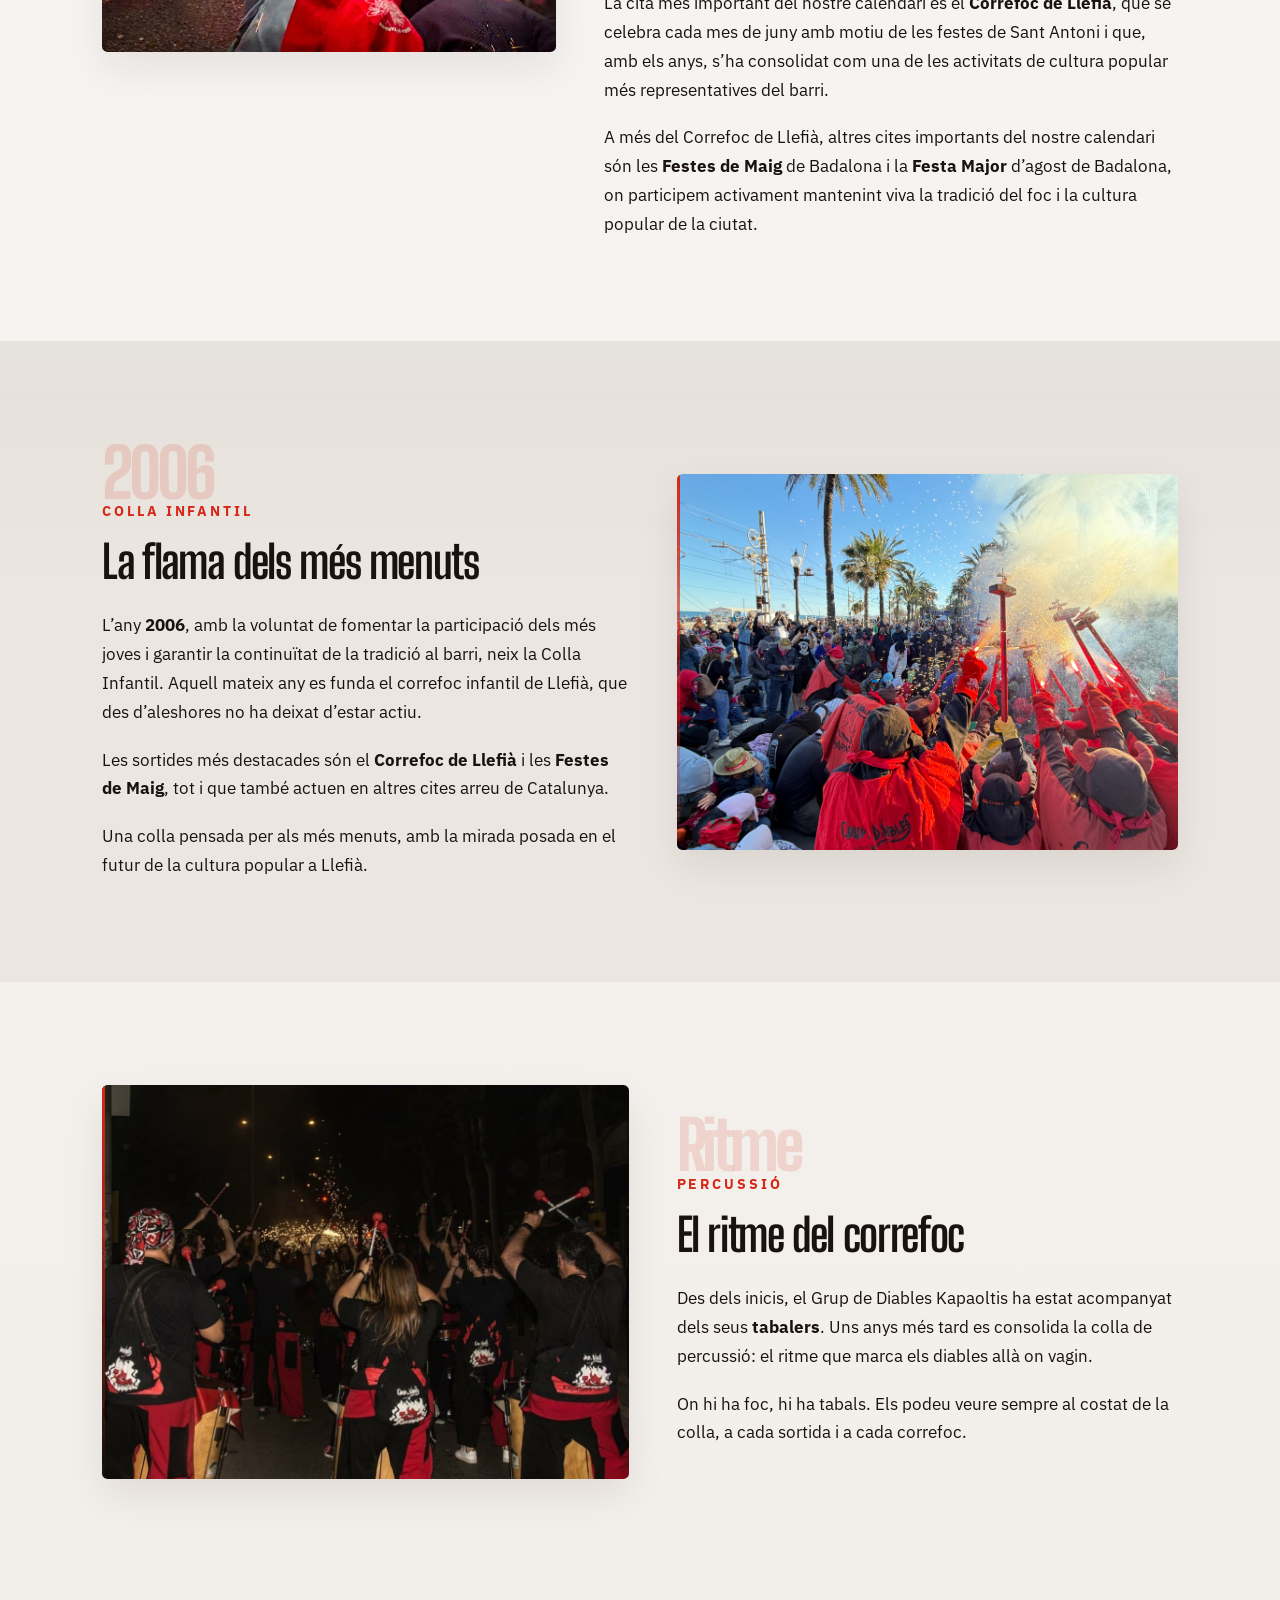
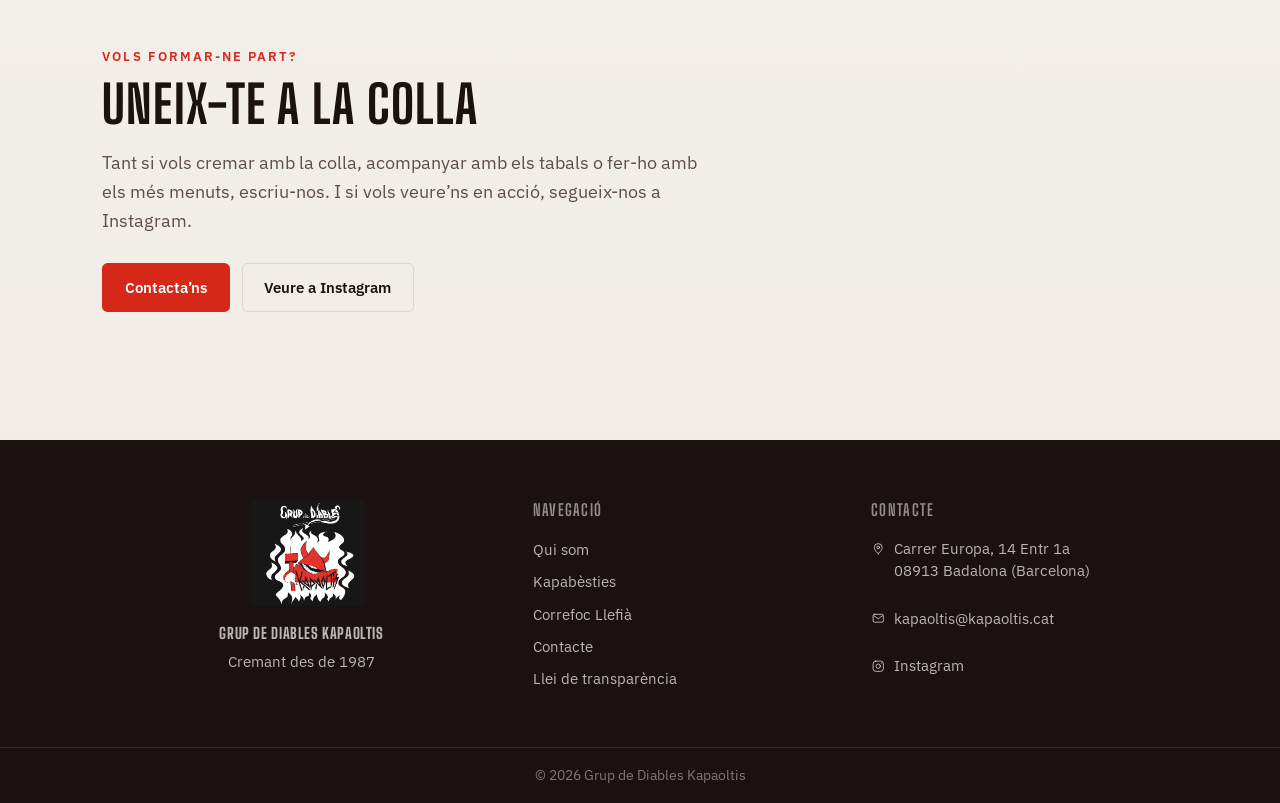
<file: qui-som.html>
<!DOCTYPE html>
<html lang="ca">
<head>
  <meta charset="utf-8">
  <meta name="viewport" content="width=device-width, initial-scale=1">
  <title>Qui som - Grup de Diables Kapaoltis</title>
  <meta name="description" content="Història del Grup de Diables Kapaoltis de Llefià: Colla Gran, Colla Infantil i Percussió des de 1987.">
  <link rel="icon" href="assets/img/cropped-Logo-1-32x32.jpg" sizes="32x32">
  <link rel="apple-touch-icon" href="assets/img/cropped-Logo-1-180x180.jpg">
  <link rel="preconnect" href="https://fonts.googleapis.com">
  <link rel="preconnect" href="https://fonts.gstatic.com" crossorigin>
  <link href="https://fonts.googleapis.com/css2?family=Big+Shoulders+Display:wght@600;700;800&family=IBM+Plex+Sans:wght@400;500;600;700&display=swap" rel="stylesheet">
  <link rel="stylesheet" href="assets/css/styles.css?v=63">
</head>
<body>
  <a class="skip-link" href="#contingut">Vés al contingut</a>

  <header class="site-header">
    <div class="site-header__inner">
      <a class="brand" href="index.html" aria-label="Grup de Diables Kapaoltis">
        <img class="brand__mark" src="assets/img/cropped-Logo-1-180x180.jpg" width="40" height="40" alt="">
        <span class="brand__text">
          <span class="brand__name">Grup de Diables Kapaoltis</span>
          <span class="brand__tag">de Llefià · Badalona</span>
        </span>
      </a>
      <button class="nav-toggle" type="button" aria-expanded="false" aria-controls="menu-principal" aria-label="Obrir menú">
        <span></span><span></span><span></span>
      </button>
      <nav class="site-nav" id="menu-principal" aria-label="Principal">
        <a href="qui-som.html" aria-current="page">Qui som</a>
        <a href="kapabesties.html">Kapabèsties</a>
        <a href="correfoc-llefia.html">Correfoc Llefià</a>
        <a href="contacte.html">Contacte</a>
        <div class="site-nav__social">
          <a href="https://www.instagram.com/kapaoltis/" target="_blank" rel="noopener noreferrer" aria-label="Instagram">
            <svg viewBox="0 0 24 24" aria-hidden="true"><path d="M7 2h10a5 5 0 0 1 5 5v10a5 5 0 0 1-5 5H7a5 5 0 0 1-5-5V7a5 5 0 0 1 5-5zm5 5.2A4.8 4.8 0 1 0 16.8 12 4.8 4.8 0 0 0 12 7.2zm0 7.9A3.1 3.1 0 1 1 15.1 12 3.1 3.1 0 0 1 12 15.1zm5.35-8.95a1.15 1.15 0 1 0 1.15 1.15 1.15 1.15 0 0 0-1.15-1.15z"/></svg>
          </a>
        </div>
      </nav>
    </div>
  </header>

  <main id="contingut">
    <header class="page-hero page-hero--qui-som">
      <div class="page-hero__media">
        <img src="assets/img/collaQuiSom.jpeg" alt="Membres dels Kapaoltis" width="559" height="441">
      </div>
      <div class="page-hero__shade" aria-hidden="true"></div>
      <div class="page-hero__content">
        <h1>Qui som</h1>
        <p>Des de 1987, el foc és el protagonista de la cultura popular al barri de Llefià.</p>
      </div>
    </header>

    <section class="section section--tight">
      <div class="wrap reveal">
        <p class="section__eyebrow">La colla</p>
        <h2 class="section__title">Grup de Diables Kapaoltis</h2>
        <p class="section__lead">Som una entitat de cultura popular de Llefià (Badalona). Cremem amb la colla gran, la colla infantil i marquem el ritme amb la percussió.</p>

        <nav class="story-jump" aria-label="Seccions de la colla">
          <a href="#colla-gran">Colla Gran</a>
          <a href="#colla-infantil">Colla Infantil</a>
          <a href="#percussio">Percussió</a>
        </nav>
      </div>
    </section>

    <section class="section" id="colla-gran">
      <div class="wrap">
        <article class="story story--long reveal">
          <figure class="story__media">
            <img src="assets/img/CollaGran.png" alt="Colla Gran dels Kapaoltis amb carretillada" width="900" height="475" loading="lazy">
          </figure>
          <div class="story__body">
            <span class="story__year" aria-hidden="true">1987</span>
            <p class="story__eyebrow">Colla Gran</p>
            <h2>Origen a Llefià</h2>
            <p>La nostra història es remunta a l’any <strong>1987</strong>, quan un grup de joves amics i membres de la Comissió de Festes de Sant Antoni de Llefià, a Badalona, decideix crear un Grup de Diables amb l’objectiu de recuperar i mantenir viva una tradició de la cultura popular catalana, amb el foc com a protagonista.</p>
            <p>Des dels seus inicis, els colors <strong>vermell</strong> i <strong>negre</strong>, símbols de l’infern, han identificat la nostra colla.</p>
            <p class="story__pullquote">El nom <strong>«Kapaoltis»</strong> neix de la combinació dels noms dels seus fundadors: <strong>Ka</strong>, de Carlos; <strong>Pa</strong>, de Paco; <strong>Ol</strong>, d’Olga; <strong>T</strong>, de Toni, i <strong>Is</strong>, d’Isa.</p>
            <p class="story__aside">La cita més important del nostre calendari és el <strong>Correfoc de Llefià</strong>, que se celebra cada mes de juny amb motiu de les festes de Sant Antoni i que, amb els anys, s’ha consolidat com una de les activitats de cultura popular més representatives del barri.</p>
            <p class="story__aside">A més del Correfoc de Llefià, altres cites importants del nostre calendari són les <strong>Festes de Maig</strong> de Badalona i la <strong>Festa Major</strong> d’agost de Badalona, on participem activament mantenint viva la tradició del foc i la cultura popular de la ciutat.</p>
          </div>
        </article>
      </div>
    </section>

    <section class="section section--muted" id="colla-infantil">
      <div class="wrap">
        <article class="story story--flip reveal">
          <figure class="story__media">
            <img src="assets/img/CollaInfantil-1.JPG" alt="Colla Infantil dels Kapaoltis" width="1600" height="1200" loading="lazy">
          </figure>
          <div class="story__body">
            <span class="story__year" aria-hidden="true">2006</span>
            <p class="story__eyebrow">Colla Infantil</p>
            <h2>La flama dels més menuts</h2>
            <p>L’any <strong>2006</strong>, amb la voluntat de fomentar la participació dels més joves i garantir la continuïtat de la tradició al barri, neix la Colla Infantil. Aquell mateix any es funda el correfoc infantil de Llefià, que des d’aleshores no ha deixat d’estar actiu.</p>
            <p>Les sortides més destacades són el <strong>Correfoc de Llefià</strong> i les <strong>Festes de Maig</strong>, tot i que també actuen en altres cites arreu de Catalunya.</p>
            <p class="story__aside">Una colla pensada per als més menuts, amb la mirada posada en el futur de la cultura popular a Llefià.</p>
          </div>
        </article>
      </div>
    </section>

    <section class="section" id="percussio">
      <div class="wrap">
        <article class="story reveal">
          <figure class="story__media">
            <img src="assets/img/percussioKapaoltis.jpg" alt="Colla de percussió dels Kapaoltis" width="900" height="880" loading="lazy">
          </figure>
          <div class="story__body">
            <span class="story__year" aria-hidden="true">Ritme</span>
            <p class="story__eyebrow">Percussió</p>
            <h2>El ritme del correfoc</h2>
            <p>Des dels inicis, el Grup de Diables Kapaoltis ha estat acompanyat dels seus <strong>tabalers</strong>. Uns anys més tard es consolida la colla de percussió: el ritme que marca els diables allà on vagin.</p>
            <p>On hi ha foc, hi ha tabals. Els podeu veure sempre al costat de la colla, a cada sortida i a cada correfoc.</p>
          </div>
        </article>
      </div>
    </section>

    <section class="section section--tight">
      <div class="wrap reveal">
        <p class="section__eyebrow">Vols formar-ne part?</p>
        <h2 class="section__title">Uneix-te a la colla</h2>
        <p class="section__lead">Tant si vols cremar amb la colla, acompanyar amb els tabals o fer-ho amb els més menuts, escriu-nos. I si vols veure’ns en acció, segueix-nos a Instagram.</p>
        <div class="btn-row">
          <a class="btn btn--primary" href="contacte.html">Contacta’ns</a>
          <a class="btn btn--ghost" href="https://www.instagram.com/kapaoltis/" target="_blank" rel="noopener noreferrer">Veure a Instagram</a>
        </div>
      </div>
    </section>
  </main>

  <footer class="site-footer">
    <div class="site-footer__inner">
      <div class="site-footer__brand-block">
        <img class="site-footer__logo" src="assets/img/logoNegre.jpg" width="112" height="112" alt="Grup de Diables Kapaoltis">
        <div>
          <p class="site-footer__brand">Grup de Diables Kapaoltis</p>
          <p class="site-footer__tagline">Cremant des de 1987</p>
        </div>
      </div>
      <div>
        <h2>Navegació</h2>
        <ul>
          <li><a href="qui-som.html">Qui som</a></li>
          <li><a href="kapabesties.html">Kapabèsties</a></li>
          <li><a href="correfoc-llefia.html">Correfoc Llefià</a></li>
          <li><a href="contacte.html">Contacte</a></li>
          <li><a href="llei-de-transparencia.html">Llei de transparència</a></li>
        </ul>
      </div>
      <div>
        <h2>Contacte</h2>
        <ul class="footer-contact">
          <li>
            <span class="footer-contact__icon" aria-hidden="true">
              <svg viewBox="0 0 24 24" fill="none" stroke="currentColor" stroke-width="1.6" stroke-linecap="round" stroke-linejoin="round"><path d="M12 21s6.5-4.8 6.5-10.2a6.5 6.5 0 1 0-13 0C5.5 16.2 12 21 12 21z"/><circle cx="12" cy="10.8" r="2.2"/></svg>
            </span>
            <span>Carrer Europa, 14 Entr 1a<br>08913 Badalona (Barcelona)</span>
          </li>
          <li>
            <span class="footer-contact__icon" aria-hidden="true">
              <svg viewBox="0 0 24 24" fill="none" stroke="currentColor" stroke-width="1.6" stroke-linecap="round" stroke-linejoin="round"><rect x="3.5" y="5.5" width="17" height="13" rx="2"/><path d="m5 8 7 5 7-5"/></svg>
            </span>
            <a href="mailto:kapaoltis@kapaoltis.cat">kapaoltis@kapaoltis.cat</a>
          </li>
          <li>
            <span class="footer-contact__icon" aria-hidden="true">
              <svg viewBox="0 0 24 24" fill="none" stroke="currentColor" stroke-width="1.6" stroke-linecap="round" stroke-linejoin="round"><rect x="3.5" y="3.5" width="17" height="17" rx="4.5"/><circle cx="12" cy="12" r="3.6"/><circle cx="17.2" cy="6.8" r="0.9" fill="currentColor" stroke="none"/></svg>
            </span>
            <a href="https://www.instagram.com/kapaoltis/" target="_blank" rel="noopener noreferrer">Instagram</a>
          </li>
        </ul>
      </div>
    </div>
    <div class="site-footer__copy">© 2026 Grup de Diables Kapaoltis</div>
  </footer>

  <script src="assets/js/main.js" defer></script>
</body>
</html>
</file>
<file: assets/css/styles.css>
/* Kapaoltis — Grup de Diables de Llefià */

:root {
  --bg: #f6f4f1;
  --bg-soft: #ebe6e0;
  --bg-panel: #ffffff;
  --ink: #1a1210;
  --ink-muted: #5c5048;
  --ember: #d62818;
  --ember-hot: #ef3d28;
  --ash: #7a6c62;
  --line: rgba(26, 18, 16, 0.1);
  --line-strong: rgba(214, 40, 24, 0.4);
  --hero-ink: #fffaf6;
  --hero-muted: rgba(255, 250, 246, 0.82);
  --font-display: "Big Shoulders Display", system-ui, sans-serif;
  --font-body: "IBM Plex Sans", system-ui, sans-serif;
  --space: clamp(1.25rem, 3vw, 2.5rem);
  --max: 72rem;
  --header-h: 4.25rem;
  --ease: cubic-bezier(0.22, 1, 0.36, 1);
  --radius: 0.35rem;
}

*,
*::before,
*::after {
  box-sizing: border-box;
}

html {
  scroll-behavior: smooth;
}

body {
  margin: 0;
  min-height: 100vh;
  font-family: var(--font-body);
  font-size: 1.0625rem;
  line-height: 1.65;
  color: var(--ink);
  background:
    radial-gradient(ellipse 80% 45% at 50% -5%, rgba(214, 40, 24, 0.08), transparent 55%),
    linear-gradient(180deg, #faf8f5 0%, var(--bg) 40%, #f0ebe5 100%);
  -webkit-font-smoothing: antialiased;
}

img {
  max-width: 100%;
  height: auto;
  display: block;
}

a {
  color: inherit;
  text-decoration-thickness: 0.08em;
  text-underline-offset: 0.18em;
}

a:hover {
  color: var(--ember);
}

:focus-visible {
  outline: 2px solid var(--ember);
  outline-offset: 3px;
}

.skip-link {
  position: absolute;
  width: 1px;
  height: 1px;
  padding: 0;
  margin: -1px;
  overflow: hidden;
  clip: rect(0, 0, 0, 0);
  white-space: nowrap;
  border: 0;
}

.skip-link:focus {
  position: fixed;
  top: 1rem;
  left: 1rem;
  z-index: 1000;
  width: auto;
  height: auto;
  margin: 0;
  padding: 0.6rem 1rem;
  overflow: visible;
  clip: auto;
  white-space: normal;
  background: var(--ember);
  color: #fff;
  font-weight: 600;
  border-radius: var(--radius);
  text-decoration: none;
}

/* ——— Header ——— */

.site-header {
  position: sticky;
  top: 0;
  z-index: 100;
  height: var(--header-h);
  border-bottom: 1px solid var(--line);
  background: rgba(250, 248, 245, 0.88);
  backdrop-filter: blur(14px);
  -webkit-backdrop-filter: blur(14px);
}

.site-header__inner {
  max-width: var(--max);
  margin: 0 auto;
  padding: 0 var(--space);
  height: 100%;
  display: flex;
  align-items: center;
  justify-content: space-between;
  gap: 1rem;
}

.brand {
  display: inline-flex;
  align-items: center;
  gap: 0.75rem;
  text-decoration: none;
  min-width: 0;
}

.brand:hover {
  color: var(--ink);
}

.brand__mark {
  width: 2.5rem;
  height: 2.5rem;
  object-fit: cover;
  border-radius: 50%;
  flex-shrink: 0;
}

.brand__text {
  display: flex;
  flex-direction: column;
  line-height: 1.1;
}

.brand__name {
  font-family: var(--font-display);
  font-weight: 800;
  font-size: clamp(0.85rem, 2.2vw, 1.15rem);
  letter-spacing: 0.04em;
  text-transform: uppercase;
}

.brand__tag {
  font-size: 0.72rem;
  color: var(--ink-muted);
  letter-spacing: 0.02em;
}

.nav-toggle {
  display: none;
  width: 2.75rem;
  height: 2.75rem;
  border: 1px solid var(--line);
  background: transparent;
  color: var(--ink);
  border-radius: var(--radius);
  cursor: pointer;
  align-items: center;
  justify-content: center;
  flex-direction: column;
  gap: 0.35rem;
}

.nav-toggle span {
  display: block;
  width: 1.15rem;
  height: 2px;
  background: currentColor;
  transition: transform 0.25s var(--ease), opacity 0.2s;
}

.site-header.is-open .nav-toggle span:nth-child(1) {
  transform: translateY(0.45rem) rotate(45deg);
}

.site-header.is-open .nav-toggle span:nth-child(2) {
  opacity: 0;
}

.site-header.is-open .nav-toggle span:nth-child(3) {
  transform: translateY(-0.45rem) rotate(-45deg);
}

.site-nav {
  display: flex;
  align-items: center;
  gap: 0.35rem 1.35rem;
}

.site-nav a {
  text-decoration: none;
  font-size: 0.95rem;
  font-weight: 500;
  color: var(--ink-muted);
  position: relative;
}

.site-nav a:hover,
.site-nav a[aria-current="page"] {
  color: var(--ink);
}

.site-nav a[aria-current="page"]::after {
  content: "";
  position: absolute;
  left: 0;
  right: 0;
  bottom: -0.35rem;
  height: 2px;
  background: var(--ember);
}

.site-nav__social {
  display: inline-flex;
  gap: 0.65rem;
  margin-left: 0.5rem;
  padding-left: 1rem;
  border-left: 1px solid var(--line);
}

.site-nav__social a {
  width: 1.75rem;
  height: 1.75rem;
  display: grid;
  place-items: center;
  color: var(--ink-muted);
}

.site-nav__social svg {
  width: 1.05rem;
  height: 1.05rem;
  fill: currentColor;
}

@media (max-width: 860px) {
  .nav-toggle {
    display: inline-flex;
  }

  .site-nav {
    position: fixed;
    inset: var(--header-h) 0 auto 0;
    display: none;
    flex-direction: column;
    align-items: stretch;
    gap: 0;
    padding: 1rem var(--space) 1.5rem;
    background: rgba(250, 248, 245, 0.98);
    border-bottom: 1px solid var(--line);
  }

  .site-header.is-open .site-nav {
    display: flex;
  }

  .site-nav a {
    padding: 0.85rem 0;
    border-bottom: 1px solid var(--line);
  }

  .site-nav a[aria-current="page"]::after {
    display: none;
  }

  .site-nav__social {
    margin: 1rem 0 0;
    padding: 0;
    border: 0;
  }
}

/* ——— Layout ——— */

.wrap {
  max-width: var(--max);
  margin: 0 auto;
  padding: 0 var(--space);
}

.section {
  padding: clamp(3.5rem, 8vw, 6.5rem) 0;
}

.section--tight {
  padding: clamp(2.5rem, 5vw, 4rem) 0;
}

.section__eyebrow {
  margin: 0 0 0.65rem;
  font-size: 0.8rem;
  font-weight: 600;
  letter-spacing: 0.16em;
  text-transform: uppercase;
  color: var(--ember);
}

.section__title {
  margin: 0 0 1rem;
  font-family: var(--font-display);
  font-weight: 750;
  font-size: clamp(2rem, 4.5vw, 3.25rem);
  line-height: 1.05;
  letter-spacing: 0.02em;
  text-transform: uppercase;
}

.section__lead {
  margin: 0;
  max-width: 38rem;
  color: var(--ink-muted);
  font-size: 1.1rem;
}

.prose {
  max-width: 42rem;
}

.prose--wide {
  max-width: none;
}

.prose p {
  margin: 0 0 1.15rem;
  color: var(--ink-muted);
}

.prose p:last-child {
  margin-bottom: 0;
}

.prose strong {
  color: var(--ink);
  font-weight: 600;
}

/* ——— Buttons ——— */

.btn {
  display: inline-flex;
  align-items: center;
  justify-content: center;
  gap: 0.5rem;
  min-height: 2.85rem;
  padding: 0.7rem 1.35rem;
  border-radius: var(--radius);
  border: 1px solid transparent;
  font-family: var(--font-body);
  font-size: 0.95rem;
  font-weight: 600;
  text-decoration: none;
  cursor: pointer;
  transition: background 0.2s var(--ease), color 0.2s, border-color 0.2s, transform 0.2s;
}

.btn:hover {
  transform: translateY(-1px);
}

.btn__icon {
  width: 1.05rem;
  height: 1.05rem;
  flex-shrink: 0;
}

.btn--primary {
  background: var(--ember);
  color: #fff;
}

.btn--primary:hover {
  background: var(--ember-hot);
  color: #fff;
}

.btn--ghost {
  border-color: var(--line);
  background: transparent;
  color: var(--ink);
}

.btn--ghost:hover {
  border-color: rgba(26, 18, 16, 0.28);
  background: rgba(26, 18, 16, 0.04);
  color: var(--ink);
}

.btn-row {
  display: flex;
  flex-wrap: wrap;
  gap: 0.75rem;
  margin-top: 1.75rem;
}

/* ——— Hero ——— */

.hero {
  position: relative;
  min-height: min(92vh, 54rem);
  display: grid;
  align-items: end;
  overflow: hidden;
  isolation: isolate;
  color: var(--hero-ink);
}

.hero__media {
  position: absolute;
  inset: 0;
  z-index: -2;
}

.hero__media img {
  width: 100%;
  height: 100%;
  object-fit: cover;
  object-position: center 42%;
  animation: hero-drift 28s var(--ease) infinite alternate;
}

@keyframes hero-drift {
  from {
    transform: scale(1.05) translate3d(0, 0, 0);
  }
  to {
    transform: scale(1.12) translate3d(-1.5%, -1%, 0);
  }
}

.hero__shade {
  position: absolute;
  inset: 0;
  z-index: -1;
  background:
    linear-gradient(180deg, rgba(26, 18, 16, 0.25) 0%, rgba(26, 18, 16, 0.15) 35%, rgba(26, 18, 16, 0.78) 100%),
    radial-gradient(ellipse 70% 50% at 20% 80%, rgba(214, 40, 24, 0.32), transparent 60%);
}

.hero__content {
  width: 100%;
  max-width: var(--max);
  margin: 0 auto;
  padding: clamp(5rem, 12vh, 8rem) var(--space) clamp(3rem, 7vh, 5rem);
}

.hero__brand {
  margin: 0 0 1.1rem;
  font-family: var(--font-display);
  font-weight: 800;
  font-size: clamp(2.6rem, 10vw, 6.5rem);
  line-height: 0.92;
  letter-spacing: 0.03em;
  text-transform: uppercase;
  text-shadow: 0 0.12em 0.5em rgba(0, 0, 0, 0.35);
}

.hero__brand span {
  color: #ff6b4a;
}

.hero__title {
  margin: 0 0 0.85rem;
  max-width: 18ch;
  font-family: var(--font-display);
  font-weight: 700;
  font-size: clamp(1.35rem, 2.8vw, 2rem);
  line-height: 1.2;
}

.hero__text {
  margin: 0;
  max-width: 34rem;
  color: var(--hero-muted);
  font-size: clamp(1rem, 1.5vw, 1.15rem);
}

.hero .btn--ghost {
  border-color: rgba(255, 250, 246, 0.45);
  color: var(--hero-ink);
}

.hero .btn--ghost:hover {
  border-color: #fff;
  background: rgba(255, 255, 255, 0.12);
  color: #fff;
}

.page-hero {
  position: relative;
  min-height: clamp(18rem, 42vh, 28rem);
  display: grid;
  align-items: end;
  overflow: hidden;
  isolation: isolate;
  color: var(--hero-ink);
}

.page-hero--plain {
  min-height: clamp(14rem, 32vh, 20rem);
  background:
    linear-gradient(135deg, #2a1612 0%, #1a1210 55%, #3a1a14 100%);
}

.page-hero__media,
.page-hero__shade {
  position: absolute;
  inset: 0;
}

.page-hero__media {
  z-index: -2;
}

.page-hero__media img,
.page-hero__media video {
  width: 100%;
  height: 100%;
  object-fit: cover;
  object-position: center;
}

.page-hero--video {
  min-height: clamp(20rem, 52vh, 34rem);
}

.page-hero--video .page-hero__shade {
  background: linear-gradient(180deg, rgba(26, 18, 16, 0.15), rgba(26, 18, 16, 0.72));
}

@media (prefers-reduced-motion: reduce) {
  .page-hero__media video {
    display: none;
  }

  .page-hero--video .page-hero__media {
    background:
      center / cover no-repeat url("../img/correfocLlefia-1.jpg");
  }
}

.page-hero--besties {
  min-height: clamp(19rem, 48vh, 32rem);
}

.page-hero--besties .page-hero__media img {
  object-position: center top;
}

.page-hero--qui-som {
  min-height: clamp(20rem, 58vh, 38rem);
}

.page-hero--qui-som .page-hero__media img {
  object-fit: cover;
  object-position: center 45%;
}

.page-hero__shade {
  z-index: -1;
  background: linear-gradient(180deg, rgba(26, 18, 16, 0.2), rgba(26, 18, 16, 0.78));
}

.page-hero--plain .page-hero__shade {
  background:
    radial-gradient(ellipse 70% 80% at 80% 20%, rgba(214, 40, 24, 0.35), transparent 55%),
    linear-gradient(180deg, transparent, rgba(26, 18, 16, 0.35));
}

.page-hero__content {
  max-width: var(--max);
  margin: 0 auto;
  padding: 5rem var(--space) 2.5rem;
}

.page-hero__content h1 {
  margin: 0;
  font-family: var(--font-display);
  font-weight: 800;
  font-size: clamp(2.4rem, 6vw, 4rem);
  letter-spacing: 0.03em;
  line-height: 1;
  text-transform: uppercase;
}

.page-hero__content p {
  margin: 0.85rem 0 0;
  max-width: 36rem;
  color: var(--hero-muted);
}

.page-hero__lead {
  font-size: 1.2rem;
}

/* ——— Feature strips ——— */

.feature-list {
  display: grid;
  gap: clamp(2.5rem, 6vw, 4rem);
  margin-top: clamp(2rem, 5vw, 3.5rem);
}

.feature {
  display: grid;
  gap: 1.5rem;
  align-items: center;
}

@media (min-width: 860px) {
  .feature {
    grid-template-columns: 1.05fr 1fr;
    gap: clamp(2rem, 5vw, 3.5rem);
  }

  .feature--flip {
    grid-template-columns: 1fr 1.05fr;
  }

  .feature--flip .feature__media {
    order: 2;
  }
}

.feature__media {
  position: relative;
  overflow: hidden;
  border-radius: var(--radius);
  aspect-ratio: 4 / 3;
  background: var(--bg-soft);
  box-shadow: 0 1rem 2.5rem rgba(26, 18, 16, 0.08);
}

.feature__media--wide {
  aspect-ratio: 2 / 1;
}

.feature__media img {
  width: 100%;
  height: 100%;
  object-fit: cover;
  transition: transform 0.7s var(--ease);
}

.feature:hover .feature__media img {
  transform: scale(1.04);
}

.feature__body h2,
.feature__body h3 {
  margin: 0 0 0.75rem;
  font-family: var(--font-display);
  font-weight: 700;
  font-size: clamp(1.55rem, 3vw, 2.1rem);
  line-height: 1.1;
}

.feature__body p {
  margin: 0 0 1rem;
  color: var(--ink-muted);
}

.feature__body p:last-of-type {
  margin-bottom: 1.25rem;
}

/* ——— Story blocks (Qui som) ——— */

.section--muted {
  background:
    linear-gradient(180deg, rgba(26, 18, 16, 0.025), transparent 40%),
    var(--bg-soft);
}

.story-jump {
  display: flex;
  flex-wrap: wrap;
  gap: 0.55rem;
  margin-top: 1.75rem;
}

.story-jump a {
  padding: 0.45rem 0.9rem;
  border: 1px solid var(--line);
  border-radius: 999px;
  background: rgba(255, 255, 255, 0.7);
  font-size: 0.82rem;
  font-weight: 600;
  letter-spacing: 0.06em;
  text-transform: uppercase;
  text-decoration: none;
  color: var(--ink-muted);
  transition: color 0.2s, border-color 0.2s, background 0.2s;
}

.story-jump a:hover {
  color: var(--ember);
  border-color: rgba(214, 40, 24, 0.35);
  background: #fff;
}

.story-facts {
  display: grid;
  grid-template-columns: repeat(3, minmax(0, 1fr));
  gap: 1rem;
  margin: 2.25rem 0 0;
  padding: 1.35rem 0 0;
  border-top: 1px solid var(--line);
}

.story-facts div {
  min-width: 0;
}

.story-facts dt {
  margin: 0;
  font-family: var(--font-display);
  font-weight: 800;
  font-size: clamp(1.8rem, 4vw, 2.6rem);
  line-height: 1;
  letter-spacing: 0.02em;
  text-transform: uppercase;
  color: var(--ember);
}

.story-facts dd {
  margin: 0.35rem 0 0;
  color: var(--ink-muted);
  font-size: 0.92rem;
}

.story-facts--duo {
  grid-template-columns: repeat(2, minmax(0, 1fr));
  max-width: 28rem;
}

@media (max-width: 560px) {
  .story-facts {
    grid-template-columns: 1fr;
    gap: 1.1rem;
  }
}

.story {
  display: grid;
  gap: clamp(1.5rem, 4vw, 3rem);
  align-items: center;
}

@media (min-width: 860px) {
  .story {
    grid-template-columns: minmax(0, 1.05fr) minmax(0, 1fr);
  }

  .story--flip .story__media {
    order: 2;
  }

  .story--long {
    align-items: start;
    grid-template-columns: minmax(18rem, 0.95fr) minmax(0, 1.2fr);
  }

  .story--long .story__media {
    position: sticky;
    top: calc(var(--header-h) + 1.25rem);
    aspect-ratio: 3 / 4;
    min-height: 26rem;
  }
}

.story__media {
  position: relative;
  margin: 0;
  overflow: hidden;
  border-radius: var(--radius);
  aspect-ratio: 4 / 3;
  background: var(--bg-soft);
  box-shadow: 0 1rem 2.5rem rgba(26, 18, 16, 0.08);
}

.story__media::after {
  content: "";
  position: absolute;
  left: 0;
  top: 0;
  bottom: 0;
  width: 3px;
  background: linear-gradient(180deg, var(--ember), transparent);
}

.story__media img {
  width: 100%;
  height: 100%;
  object-fit: cover;
  transition: transform 0.7s var(--ease);
}

.story:hover .story__media img {
  transform: scale(1.03);
}

.story__year {
  display: block;
  margin: 0 0 -0.35rem;
  font-family: var(--font-display);
  font-size: clamp(2.5rem, 7vw, 4.25rem);
  font-weight: 800;
  letter-spacing: -0.06em;
  line-height: 0.85;
  color: rgba(214, 40, 24, 0.14);
}

.story__eyebrow {
  display: inline-block;
  margin: 0 0 0.75rem;
  font-size: 0.9rem;
  font-weight: 700;
  letter-spacing: 0.2em;
  text-transform: uppercase;
  color: var(--ember);
}

.story__body h2 {
  margin: 0 0 0.55em;
  font-family: var(--font-display);
  font-weight: 700;
  font-size: clamp(1.85rem, 4.5vw, 2.85rem);
  line-height: 1.05;
  letter-spacing: -0.03em;
  color: var(--ink);
}

.story__body > p {
  margin: 0 0 1.1em;
  max-width: 38rem;
  color: var(--ink);
  line-height: 1.7;
}

.story__pullquote {
  margin: 1.75rem 0 !important;
  padding: 1.25rem 0 1.25rem 1.25rem;
  max-width: 38rem;
  border-left: 3px solid var(--ember);
  font-family: var(--font-body);
  font-size: 1.0625rem;
  font-weight: 400;
  letter-spacing: normal;
  line-height: 1.7;
  color: var(--ink);
}

.story__pullquote strong {
  font-weight: 700;
}

.story__body > p.story__eyebrow {
  max-width: none;
  line-height: inherit;
  color: var(--ember);
}

.story__body strong {
  font-weight: 700;
  color: var(--ink);
}

.story__tags {
  display: flex;
  flex-wrap: wrap;
  gap: 0.5rem 1.25rem;
  margin: 0 0 1.25rem;
  padding: 0;
  list-style: none;
  font-size: 0.82rem;
  font-weight: 700;
  letter-spacing: 0.08em;
  text-transform: uppercase;
  color: var(--ink-muted);
}

.story__tags li {
  margin: 0;
  padding: 0;
  border: 0;
  border-radius: 0;
  background: none;
  font-size: inherit;
  font-weight: inherit;
  letter-spacing: inherit;
  text-transform: inherit;
  color: inherit;
}

.story__aside {
  margin: 0 0 1.1em !important;
  padding-top: 0;
  border-top: 0;
  max-width: 38rem;
  font-size: inherit;
  line-height: 1.7;
  color: var(--ink);
}

.story__body > :last-child {
  margin-bottom: 0 !important;
}

.photo-strip {
  display: grid;
  gap: 0.85rem;
  margin: 2rem 0 0;
}

@media (min-width: 700px) {
  .photo-strip {
    grid-template-columns: 1.2fr 1fr 1fr;
    gap: 1rem;
  }
}

.photo-strip figure {
  margin: 0;
  overflow: hidden;
  border-radius: var(--radius);
  aspect-ratio: 4 / 3;
  background: var(--bg-soft);
  box-shadow: 0 0.75rem 1.75rem rgba(26, 18, 16, 0.07);
}

.photo-strip img {
  width: 100%;
  height: 100%;
  object-fit: cover;
  transition: transform 0.6s var(--ease);
}

.photo-strip figure:hover img {
  transform: scale(1.04);
}

.photo-strip + .btn-row {
  margin-top: 2rem;
}

.story-gallery {
  margin-top: clamp(1.75rem, 4vw, 2.75rem);
}

.story-gallery__label {
  margin: 0 0 0.85rem;
  font-size: 0.78rem;
  font-weight: 600;
  letter-spacing: 0.14em;
  text-transform: uppercase;
  color: var(--ash);
}

.gallery {
  display: grid;
  grid-template-columns: repeat(2, minmax(0, 1fr));
  gap: 0.65rem;
}

@media (min-width: 700px) {
  .gallery {
    grid-template-columns: repeat(3, minmax(0, 1fr));
    gap: 0.85rem;
  }
}

.gallery__item {
  position: relative;
  display: block;
  width: 100%;
  margin: 0;
  padding: 0;
  overflow: hidden;
  border: 0;
  border-radius: var(--radius);
  aspect-ratio: 4 / 3;
  background: var(--bg-soft);
  cursor: zoom-in;
  box-shadow: 0 0.55rem 1.35rem rgba(26, 18, 16, 0.07);
}

.gallery__item img {
  width: 100%;
  height: 100%;
  object-fit: cover;
  transition: transform 0.55s var(--ease);
}

.gallery__item:hover img,
.gallery__item:focus-visible img {
  transform: scale(1.045);
}

.gallery__item::after {
  content: "";
  position: absolute;
  inset: 0;
  background: linear-gradient(180deg, transparent 55%, rgba(26, 18, 16, 0.28));
  opacity: 0;
  transition: opacity 0.25s var(--ease);
  pointer-events: none;
}

.gallery__item:hover::after,
.gallery__item:focus-visible::after {
  opacity: 1;
}

body.is-lightbox-open {
  overflow: hidden;
}

.lightbox {
  position: fixed;
  inset: 0;
  z-index: 80;
  display: grid;
  place-items: center;
  padding: 1rem;
}

.lightbox[hidden] {
  display: none;
}

.lightbox__backdrop {
  position: absolute;
  inset: 0;
  background: rgba(12, 8, 7, 0.88);
  backdrop-filter: blur(6px);
}

.lightbox__dialog {
  position: relative;
  z-index: 1;
  display: grid;
  place-items: center;
  width: min(100%, 68rem);
  max-height: 100%;
}

.lightbox__figure {
  margin: 0;
  max-width: 100%;
}

.lightbox__img {
  max-width: min(100%, 68rem);
  max-height: min(78vh, 52rem);
  width: auto;
  height: auto;
  margin: 0 auto;
  border-radius: var(--radius);
  box-shadow: 0 1.25rem 3rem rgba(0, 0, 0, 0.45);
  object-fit: contain;
}

.lightbox__caption {
  margin: 0.75rem 0 0;
  text-align: center;
  color: rgba(255, 250, 246, 0.78);
  font-size: 0.95rem;
}

.lightbox__counter {
  margin: 0.35rem 0 0;
  text-align: center;
  color: rgba(255, 250, 246, 0.45);
  font-size: 0.8rem;
  letter-spacing: 0.08em;
}

.lightbox__close,
.lightbox__nav {
  position: absolute;
  display: grid;
  place-items: center;
  border: 1px solid rgba(255, 255, 255, 0.18);
  border-radius: 999px;
  background: rgba(26, 18, 16, 0.55);
  color: #fff;
  cursor: pointer;
  transition: background 0.2s, border-color 0.2s;
}

.lightbox__close:hover,
.lightbox__nav:hover {
  background: rgba(214, 40, 24, 0.9);
  border-color: transparent;
}

.lightbox__close {
  top: 0.25rem;
  right: 0.25rem;
  width: 2.6rem;
  height: 2.6rem;
  font-size: 1.6rem;
  line-height: 1;
}

.lightbox__nav {
  top: 50%;
  width: 2.75rem;
  height: 2.75rem;
  font-size: 1.8rem;
  line-height: 1;
  transform: translateY(-50%);
}

.lightbox__nav--prev {
  left: 0.15rem;
}

.lightbox__nav--next {
  right: 0.15rem;
}

@media (max-width: 700px) {
  .lightbox__nav {
    top: auto;
    bottom: 0.85rem;
    transform: none;
  }

  .lightbox__nav--prev {
    left: calc(50% - 3.4rem);
  }

  .lightbox__nav--next {
    right: calc(50% - 3.4rem);
  }
}

/* ——— Pathway / home links ——— */

.pathway {
  display: grid;
  gap: 0;
  border-top: 1px solid var(--line);
}

.pathway a {
  display: grid;
  grid-template-columns: 1fr auto;
  gap: 1rem;
  align-items: center;
  padding: 1.35rem 0;
  border-bottom: 1px solid var(--line);
  text-decoration: none;
  transition: padding-left 0.25s var(--ease), color 0.2s;
}

.pathway a:hover {
  padding-left: 0.5rem;
  color: var(--ink);
}

.pathway__label {
  font-family: var(--font-display);
  font-weight: 700;
  font-size: clamp(1.35rem, 2.5vw, 1.85rem);
}

.pathway__hint {
  display: block;
  margin-top: 0.25rem;
  font-family: var(--font-body);
  font-size: 0.95rem;
  font-weight: 400;
  color: var(--ink-muted);
}

.pathway__arrow {
  color: var(--ember);
  font-size: 1.5rem;
  transition: transform 0.25s var(--ease);
}

.pathway a:hover .pathway__arrow {
  transform: translateX(0.35rem);
}

/* ——— Grid for bestiary / docs ——— */

.tile-grid {
  display: grid;
  gap: 1.5rem;
  margin-top: 2rem;
}

@media (min-width: 700px) {
  .tile-grid {
    grid-template-columns: repeat(3, 1fr);
  }

  .tile-grid--2 {
    grid-template-columns: repeat(2, 1fr);
  }
}

.tile {
  display: flex;
  flex-direction: column;
  gap: 1rem;
}

.tile__media {
  overflow: hidden;
  border-radius: var(--radius);
  aspect-ratio: 3 / 4;
  background: var(--bg-soft);
  box-shadow: 0 0.75rem 1.75rem rgba(26, 18, 16, 0.07);
}

.tile__media--wide {
  aspect-ratio: 16 / 10;
}

.tile__media img {
  width: 100%;
  height: 100%;
  object-fit: cover;
  transition: transform 0.6s var(--ease);
}

.tile:hover .tile__media img {
  transform: scale(1.05);
}

.tile h3 {
  margin: 0;
  font-family: var(--font-display);
  font-size: 1.35rem;
  font-weight: 700;
}

.tile p {
  margin: 0;
  color: var(--ink-muted);
  font-size: 0.98rem;
}

/* ——— Bestiari (Kapabèsties) ——— */

.beast-list {
  display: grid;
  gap: clamp(3rem, 8vw, 5.5rem);
  margin-top: clamp(1rem, 3vw, 2rem);
}

.beast {
  display: grid;
  gap: clamp(1.5rem, 4vw, 3.25rem);
  align-items: center;
}

@media (min-width: 860px) {
  .beast {
    grid-template-columns: minmax(0, 1fr) minmax(0, 1.1fr);
  }

  .beast--flip .beast__media {
    order: 2;
  }
}

.beast__media {
  position: relative;
  display: grid;
  place-items: center;
  margin: 0;
  padding: clamp(1.1rem, 2.5vw, 2rem);
  border: 1px solid var(--line);
  border-radius: var(--radius);
  background:
    radial-gradient(ellipse 75% 55% at 50% 0%, rgba(214, 40, 24, 0.08), transparent 62%),
    linear-gradient(180deg, #fbf9f7 0%, var(--bg-soft) 100%);
  box-shadow: 0 1rem 2.5rem rgba(26, 18, 16, 0.08);
}

.beast__media::before {
  content: "";
  position: absolute;
  left: 0;
  top: clamp(1.1rem, 2.5vw, 2rem);
  bottom: clamp(1.1rem, 2.5vw, 2rem);
  width: 3px;
  background: linear-gradient(180deg, var(--ember), transparent);
}

.beast__media img {
  width: auto;
  height: auto;
  max-width: 100%;
  max-height: 30rem;
  border-radius: var(--radius);
  box-shadow: 0 0.65rem 1.75rem rgba(26, 18, 16, 0.16);
}

.beast__eyebrow {
  display: flex;
  align-items: center;
  gap: 0.6rem;
  margin: 0 0 0.5rem;
  font-size: 0.8rem;
  font-weight: 600;
  letter-spacing: 0.16em;
  text-transform: uppercase;
  color: var(--ember);
}

.beast__body h2 {
  margin: 0 0 0.85rem;
  font-family: var(--font-display);
  font-weight: 750;
  font-size: clamp(1.9rem, 4vw, 2.9rem);
  line-height: 1.03;
  letter-spacing: 0.02em;
  text-transform: uppercase;
}

.beast__body > p:not([class]) {
  margin: 0;
  color: var(--ink-muted);
}

.beast__facts {
  display: flex;
  flex-wrap: wrap;
  gap: 0.5rem;
  margin: 1.25rem 0 0;
  padding: 0;
  list-style: none;
}

.beast__facts li {
  padding: 0.3rem 0.75rem;
  border: 1px solid var(--line);
  border-radius: 999px;
  background: rgba(255, 255, 255, 0.65);
  font-size: 0.78rem;
  font-weight: 600;
  letter-spacing: 0.09em;
  text-transform: uppercase;
  color: var(--ink-muted);
}

.beast__where {
  margin: 1.4rem 0 0;
  padding-top: 1.1rem;
  border-top: 1px solid var(--line);
}

.beast__where-label {
  display: block;
  margin-bottom: 0.7rem;
  font-size: 0.75rem;
  font-weight: 600;
  letter-spacing: 0.14em;
  text-transform: uppercase;
  color: var(--ink);
}

.beast__where ul {
  display: grid;
  gap: 0.55rem;
  margin: 0;
  padding: 0;
  list-style: none;
}

.beast__where li {
  position: relative;
  padding-left: 1.4rem;
  font-size: 0.98rem;
  line-height: 1.5;
  color: var(--ink-muted);
}

.beast__where li::before {
  content: "";
  position: absolute;
  left: 0;
  top: 0.55em;
  width: 0.5rem;
  height: 0.5rem;
  border: 2px solid var(--ember);
  border-radius: 50%;
}

/* ——— Safety / lists ——— */

.safety {
  display: grid;
  gap: 2rem;
}

.safety-figure {
  margin: 1.5rem auto 2.5rem;
  max-width: min(100%, 38rem);
}

.safety-figure img {
  width: 100%;
  height: auto;
  display: block;
  border-radius: var(--radius);
}

.safety-disclaimer {
  margin: 2rem 0 0;
  max-width: none;
  color: var(--ink-muted);
  font-size: 0.9rem;
  line-height: 1.55;
}

@media (min-width: 860px) {
  .safety {
    grid-template-columns: 1fr 1fr;
  }
}

.safety h3 {
  margin: 0 0 1rem;
  font-family: var(--font-display);
  font-size: 1.4rem;
}

.safety ul {
  margin: 0;
  padding: 0;
  list-style: none;
}

.safety li {
  position: relative;
  padding: 0.65rem 0 0.65rem 1.15rem;
  border-bottom: 1px solid var(--line);
  color: var(--ink-muted);
  font-size: 0.98rem;
}

.safety li::before {
  content: "";
  position: absolute;
  left: 0;
  top: 1.1rem;
  width: 0.45rem;
  height: 0.45rem;
  border-radius: 50%;
  background: var(--ember);
}

.route-list {
  display: grid;
  gap: clamp(2.5rem, 6vw, 4rem);
  margin-top: clamp(2rem, 5vw, 3rem);
}

.route {
  display: grid;
  gap: 1.5rem;
  align-items: start;
}

@media (min-width: 900px) {
  .route {
    grid-template-columns: minmax(0, 1.15fr) minmax(16rem, 0.95fr);
    gap: clamp(1.75rem, 4vw, 3rem);
    align-items: center;
  }
}

.route__map {
  margin: 0;
  max-width: 34rem;
  overflow: hidden;
  border: 1px solid var(--line);
  border-radius: var(--radius);
  background: #fff;
  box-shadow: 0 1rem 2.5rem rgba(26, 18, 16, 0.07);
}

.route__map img {
  width: 100%;
  height: auto;
  display: block;
  filter: saturate(0.45) sepia(0.22) hue-rotate(-8deg) brightness(1.03) contrast(0.96);
}

.route__eyebrow {
  margin: 0 0 0.4rem;
  font-size: 0.78rem;
  font-weight: 600;
  letter-spacing: 0.14em;
  text-transform: uppercase;
  color: var(--ember);
}

.route__body h3 {
  margin: 0 0 0.65rem;
  font-family: var(--font-display);
  font-weight: 750;
  font-size: clamp(1.55rem, 3vw, 2.15rem);
  line-height: 1.05;
  letter-spacing: 0.02em;
  text-transform: uppercase;
}

.route__note {
  margin: 0 0 1.15rem;
  color: var(--ink-muted);
  font-size: 0.98rem;
}

.route__streets {
  margin: 0;
  padding: 0;
  list-style: none;
  counter-reset: route-step;
  border-top: 1px solid var(--line);
}

.route__streets li {
  position: relative;
  display: grid;
  gap: 0.15rem;
  padding: 0.85rem 0 0.85rem 2.4rem;
  border-bottom: 1px solid var(--line);
  color: var(--ink-muted);
  font-size: 0.92rem;
  counter-increment: route-step;
}

.route__streets li::before {
  content: counter(route-step);
  position: absolute;
  left: 0;
  top: 0.85rem;
  display: grid;
  place-items: center;
  width: 1.55rem;
  height: 1.55rem;
  border-radius: 50%;
  background: rgba(214, 40, 24, 0.1);
  color: var(--ember);
  font-size: 0.78rem;
  font-weight: 700;
}

.route__streets span {
  display: block;
  color: var(--ink);
  font-weight: 600;
  font-size: 1rem;
}

.map-stack {
  display: grid;
  gap: 1.5rem;
  margin-top: 2rem;
}

@media (min-width: 860px) {
  .map-stack {
    grid-template-columns: repeat(3, 1fr);
  }
}

.map-card h3 {
  margin: 0 0 0.75rem;
  font-family: var(--font-display);
  font-size: 1.15rem;
}

.map-card img {
  width: 100%;
  border-radius: var(--radius);
  background: var(--bg-panel);
  border: 1px solid var(--line);
}

/* ——— Contact ——— */

.contact-grid {
  display: grid;
  gap: 2rem;
}

@media (min-width: 800px) {
  .contact-grid {
    grid-template-columns: 0.95fr 1.15fr;
    align-items: stretch;
    gap: clamp(1.5rem, 4vw, 3rem);
  }
}

.contact-list {
  list-style: none;
  margin: 1.5rem 0 0;
  padding: 0;
}

.contact-list li {
  display: grid;
  grid-template-columns: 2.5rem 1fr;
  gap: 0.9rem;
  align-items: center;
  padding: 1rem 0;
  border-bottom: 1px solid var(--line);
}

.contact-list__icon {
  display: grid;
  place-items: center;
  width: 2.5rem;
  height: 2.5rem;
  border-radius: 50%;
  border: 1px solid var(--line);
  background: rgba(214, 40, 24, 0.07);
  color: var(--ember);
}

.contact-list__icon svg {
  width: 1.15rem;
  height: 1.15rem;
}

.contact-list__label {
  display: block;
  margin-bottom: 0.25rem;
  font-size: 0.78rem;
  letter-spacing: 0.12em;
  text-transform: uppercase;
  color: var(--ash);
}

.contact-list a {
  font-size: 1.15rem;
  font-weight: 600;
  text-decoration: none;
}

.contact-panel {
  padding: 1.5rem;
  border: 1px solid var(--line);
  border-radius: var(--radius);
  background:
    linear-gradient(160deg, rgba(214, 40, 24, 0.08), transparent 55%),
    var(--bg-panel);
  box-shadow: 0 0.75rem 1.75rem rgba(26, 18, 16, 0.05);
}

.contact-panel p {
  margin: 0 0 1.25rem;
  color: var(--ink-muted);
}

.contact-map {
  overflow: hidden;
  border-radius: var(--radius);
  border: 1px solid var(--line);
  background: var(--bg-soft);
  min-height: 18rem;
  box-shadow: 0 0.75rem 1.75rem rgba(26, 18, 16, 0.06);
}

.contact-map iframe {
  display: block;
  width: 100%;
  height: 100%;
  min-height: 22rem;
  border: 0;
}

@media (min-width: 800px) {
  .contact-map iframe {
    min-height: 100%;
    height: 100%;
  }

  .contact-map {
    min-height: 26rem;
  }
}

/* ——— Docs ——— */

.doc-list {
  list-style: none;
  margin: 2rem 0 0;
  padding: 0;
}

.doc-list a {
  display: flex;
  justify-content: space-between;
  align-items: center;
  gap: 1rem;
  padding: 1.15rem 0;
  border-bottom: 1px solid var(--line);
  text-decoration: none;
  font-weight: 600;
}

.doc-list a span {
  color: var(--ember);
  font-size: 0.85rem;
  font-weight: 500;
}

/* ——— Footer ——— */

.site-footer {
  margin-top: clamp(2rem, 5vw, 4rem);
  border-top: 1px solid transparent;
  background: #1a1210;
  color: #f6f4f1;
}

.site-footer__inner {
  max-width: var(--max);
  margin: 0 auto;
  padding: clamp(2.5rem, 5vw, 3.5rem) var(--space);
  display: grid;
  gap: 2rem;
  text-align: center;
  justify-items: center;
}

.site-footer__inner > div {
  width: 100%;
  max-width: 22rem;
}

@media (min-width: 800px) {
  .site-footer__inner {
    grid-template-columns: 1.3fr 1fr 1fr;
    text-align: left;
    justify-items: stretch;
  }

  .site-footer__inner > div {
    max-width: none;
  }
}

.site-footer h2 {
  margin: 0 0 0.85rem;
  font-family: var(--font-display);
  font-size: 1rem;
  font-weight: 700;
  letter-spacing: 0.08em;
  text-transform: uppercase;
  color: rgba(246, 244, 241, 0.55);
}

.site-footer p,
.site-footer li {
  color: rgba(246, 244, 241, 0.72);
  font-size: 0.95rem;
}

.site-footer ul {
  list-style: none;
  margin: 0;
  padding: 0;
}

.site-footer li + li {
  margin-top: 0.45rem;
}

.site-footer ul.footer-contact {
  display: grid;
  row-gap: 1.6rem;
  list-style: none;
  margin: 0 auto;
  padding: 0;
  justify-items: center;
}

.site-footer .footer-contact li,
.site-footer .footer-contact li + li {
  display: grid;
  grid-template-columns: 0.95em 1fr;
  column-gap: 0.5rem;
  align-items: start;
  margin-top: 0;
  line-height: 1.45;
  width: max-content;
  max-width: 100%;
  text-align: left;
}

@media (min-width: 800px) {
  .site-footer ul.footer-contact {
    margin: 0;
    justify-items: stretch;
  }

  .site-footer .footer-contact li,
  .site-footer .footer-contact li + li {
    width: auto;
  }
}

.footer-contact__icon {
  display: grid;
  place-items: center;
  width: 0.95em;
  height: 0.95em;
  margin-top: 0.28em;
  color: inherit;
}

.footer-contact__icon svg {
  width: 0.95em;
  height: 0.95em;
  display: block;
}

.footer-contact a,
.footer-contact span {
  min-width: 0;
}

.site-footer a {
  text-decoration: none;
}

.site-footer a:hover {
  color: #ff6b4a;
}

.site-footer__brand-block {
  display: flex;
  flex-direction: column;
  align-items: center;
  text-align: center;
  gap: 0.75rem;
}

.site-footer img.site-footer__logo {
  width: 7rem;
  max-width: 7rem;
  height: 7rem;
  object-fit: contain;
  border-radius: 0.3rem;
  border: 0;
  background: transparent;
  padding: 0;
  flex-shrink: 0;
  margin-left: 0.85rem;
}

.site-footer__brand {
  font-family: var(--font-display);
  font-weight: 800;
  font-size: clamp(1.25rem, 3vw, 1.6rem);
  letter-spacing: 0.04em;
  text-transform: uppercase;
  color: #fff;
  margin: 0;
}

.site-footer__tagline {
  margin: 0.2rem 0 0;
  font-size: 0.9rem;
  color: rgba(246, 244, 241, 0.62);
}

.site-footer__copy {
  border-top: 1px solid rgba(246, 244, 241, 0.12);
  padding: 1rem var(--space);
  text-align: center;
  color: rgba(246, 244, 241, 0.45);
  font-size: 0.85rem;
}

/* ——— Motion ——— */

.reveal {
  opacity: 0;
  transform: translateY(1.25rem);
  transition: opacity 0.7s var(--ease), transform 0.7s var(--ease);
}

.reveal.is-in {
  opacity: 1;
  transform: none;
}

@media (prefers-reduced-motion: reduce) {
  html {
    scroll-behavior: auto;
  }

  .hero__media img,
  .feature__media img,
  .story__media img,
  .photo-strip img,
  .gallery__item img,
  .tile__media img,
  .reveal {
    animation: none !important;
    transition: none !important;
    opacity: 1;
    transform: none;
  }
}
</file>
